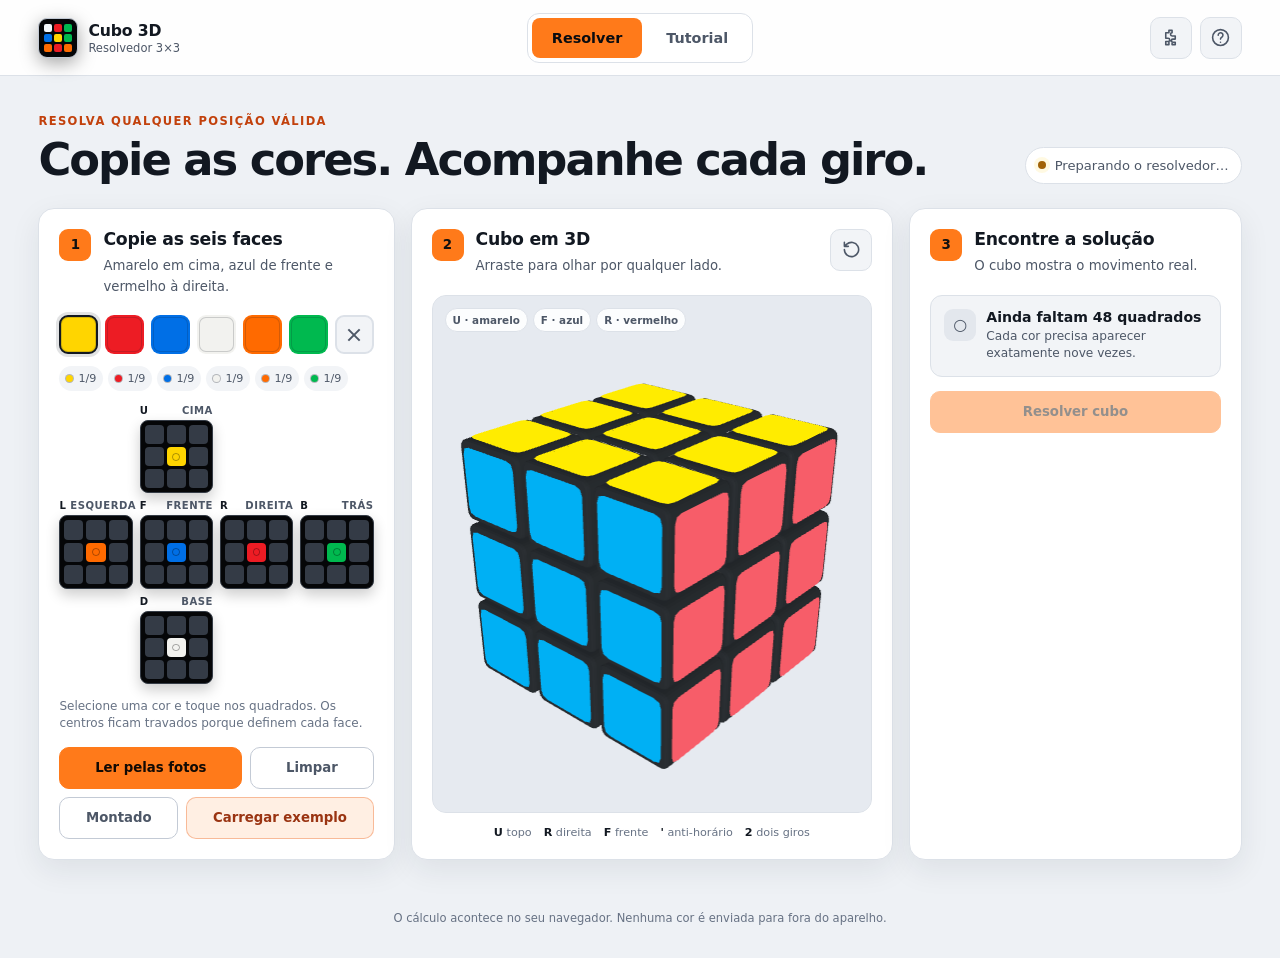
<file: index.html>
<!doctype html>
<html lang="pt-BR">
<head>
  <meta charset="utf-8">
  <meta name="viewport" content="width=device-width, initial-scale=1, viewport-fit=cover">
  <meta name="theme-color" content="#ffffff">
  <meta name="description" content="Resolvedor de cubo mágico 3x3 com entrada de cores, solução automática e movimentos animados em 3D.">
  <title>Cubo 3D — Resolva passo a passo</title>
  <meta name="application-name" content="Cubo 3D">
  <meta name="apple-mobile-web-app-capable" content="yes">
  <meta name="mobile-web-app-capable" content="yes">
  <meta name="apple-mobile-web-app-title" content="Cubo 3D">
  <meta name="apple-mobile-web-app-status-bar-style" content="default">
  <link rel="manifest" href="manifest.webmanifest">
  <link rel="icon" href="favicon.ico" sizes="16x16 32x32 48x48">
  <link rel="icon" type="image/svg+xml" href="icons/icon.svg">
  <link rel="icon" type="image/png" sizes="32x32" href="icons/favicon-32.png">
  <link rel="apple-touch-icon" href="icons/apple-touch-icon.png">
  <link rel="stylesheet" href="styles.css">
</head>
<body>
  <a class="skip-link" href="#main-content">Pular para o conteúdo</a>

  <header class="app-header">
    <a class="brand" href="#resolver" aria-label="Cubo 3D — início">
      <span class="brand-mark" aria-hidden="true">
        <i></i><i></i><i></i><i></i><i></i><i></i><i></i><i></i><i></i>
      </span>
      <span>
        <strong>Cubo 3D</strong>
        <small>Resolvedor 3×3</small>
      </span>
    </a>

    <nav class="tabs" role="tablist" aria-label="Seções do aplicativo">
      <button class="tab-button is-active" id="tab-resolver" type="button" role="tab" aria-selected="true" aria-controls="panel-resolver" data-tab="resolver">
        Resolver
      </button>
      <button class="tab-button" id="tab-tutorial" type="button" role="tab" aria-selected="false" aria-controls="panel-tutorial" data-tab="tutorial">
        Tutorial
      </button>
    </nav>

    <div class="header-actions">
    <a class="icon-button" href="logica/" aria-label="Jogos de lógica para crianças" title="Jogos de lógica">
      <svg aria-hidden="true" viewBox="0 0 24 24"><path d="M10 3h4v3a2 2 0 1 0 0 4v0h4v4h-3a2 2 0 1 0 0 4h3v3h-4v-3a2 2 0 1 0-4 0v3H6v-4h3a2 2 0 1 0 0-4H6V6h4V3Z"/></svg>
    </a>
    <button class="icon-button header-help" id="open-help" type="button" aria-label="Como preencher o cubo" title="Como preencher">
      <svg aria-hidden="true" viewBox="0 0 24 24"><path d="M9.1 9a3 3 0 1 1 4.8 2.4c-1 .75-1.9 1.25-1.9 2.6M12 18h.01M12 22a10 10 0 1 0 0-20 10 10 0 0 0 0 20Z"/></svg>
    </button>
    </div>
  </header>

  <main id="main-content">
    <section id="panel-resolver" role="tabpanel" aria-labelledby="tab-resolver">
      <div class="page-intro">
        <div>
          <p class="eyebrow">Resolva qualquer posição válida</p>
          <h1>Copie as cores. Acompanhe cada giro.</h1>
        </div>
        <div class="solver-readiness" id="solver-readiness" role="status" aria-live="polite">
          <span class="status-dot is-loading" aria-hidden="true"></span>
          <span>Preparando o resolvedor…</span>
        </div>
      </div>

      <div class="workspace">
        <section class="surface editor-panel" aria-labelledby="editor-title">
          <div class="panel-heading">
            <span class="step-number">1</span>
            <div>
              <h2 id="editor-title">Copie as seis faces</h2>
              <p>Amarelo em cima, azul de frente e vermelho à direita.</p>
            </div>
          </div>

          <div class="palette" id="color-palette" aria-label="Escolha uma cor"></div>

          <div class="color-counts" id="color-counts" aria-label="Quantidade preenchida de cada cor"></div>

          <div class="face-net" id="face-net" aria-label="Planificação editável do cubo"></div>

          <section class="fix-card" id="fix-card" role="status" aria-live="polite" hidden>
            <strong id="fix-title">Provável erro de leitura</strong>
            <p id="fix-text"></p>
            <ul class="fix-changes" id="fix-changes"></ul>
            <button class="button button-primary" id="fix-apply" type="button">Aplicar correção</button>
            <div class="fix-more">
              <button class="button button-ghost" id="fix-next" type="button">Outra sugestão</button>
              <span class="fix-retake" id="fix-retake"></span>
            </div>
          </section>

          <p class="editor-tip">
            Selecione uma cor e toque nos quadrados. Os centros ficam travados porque definem cada face.
          </p>

          <div class="button-row editor-actions">
            <button class="button button-primary" id="open-photo-reader" type="button">Ler pelas fotos</button>
            <button class="button button-ghost" id="clear-cube" type="button">Limpar</button>
            <button class="button button-ghost" id="solved-cube" type="button">Montado</button>
            <button class="button button-secondary" id="example-cube" type="button">Carregar exemplo</button>
          </div>
        </section>

        <section class="surface viewer-panel" aria-labelledby="viewer-title">
          <div class="panel-heading viewer-heading">
            <span class="step-number">2</span>
            <div>
              <h2 id="viewer-title">Cubo em 3D</h2>
              <p>Arraste para olhar por qualquer lado.</p>
            </div>
            <button class="icon-button" id="reset-camera" type="button" aria-label="Reposicionar câmera" title="Reposicionar câmera">
              <svg aria-hidden="true" viewBox="0 0 24 24"><path d="M3 12a9 9 0 1 0 3-6.7L3 8M3 3v5h5"/></svg>
            </button>
          </div>

          <div class="cube-stage" id="cube-stage">
            <div class="stage-orientation" aria-hidden="true">
              <span>U · amarelo</span>
              <span>F · azul</span>
              <span>R · vermelho</span>
            </div>
            <div class="cube-move-hud" id="cube-move-hud" role="status" aria-live="polite" hidden>
              <div class="cube-move-symbol" aria-hidden="true">
                <strong id="cube-move-code">R'</strong>
                <span class="cube-move-arrow-wrap">
                  <svg class="cube-move-arrow" id="cube-move-arrow" viewBox="0 0 48 48">
                    <path d="M38 25a14 14 0 1 1-4.2-10"/>
                    <path d="m27 13 8.5.8-.8 8.5"/>
                  </svg>
                  <span class="cube-move-degrees" id="cube-move-degrees">90°</span>
                </span>
              </div>
              <div class="cube-move-copy">
                <span id="cube-move-counter">Movimento 1 de 1</span>
                <strong id="cube-move-direction">Direita · anti-horário</strong>
                <small>Olhe diretamente para essa face</small>
              </div>
            </div>
            <div class="stage-tap-hints" aria-hidden="true">
              <span class="stage-tap is-prev" id="stage-tap-prev"><svg viewBox="0 0 24 24"><path d="m15 18-6-6 6-6"/></svg></span>
              <span class="stage-tap is-next" id="stage-tap-next"><svg viewBox="0 0 24 24"><path d="m9 18 6-6-6-6"/></svg></span>
            </div>
            <div class="webgl-fallback" id="webgl-fallback" hidden>
              Seu navegador não conseguiu abrir a visualização 3D.
            </div>
          </div>

          <div class="move-legend" aria-label="Legenda dos movimentos">
            <span><b>U</b> topo</span>
            <span><b>R</b> direita</span>
            <span><b>F</b> frente</span>
            <span><b>'</b> anti-horário</span>
            <span><b>2</b> dois giros</span>
          </div>
        </section>

        <section class="surface solution-panel" aria-labelledby="solution-title">
          <div class="panel-heading">
            <span class="step-number">3</span>
            <div>
              <h2 id="solution-title">Encontre a solução</h2>
              <p>O cubo mostra o movimento real.</p>
            </div>
          </div>

          <div class="validation-card is-neutral" id="validation-card" role="status" aria-live="polite">
            <span class="validation-icon" aria-hidden="true">○</span>
            <div>
              <strong id="validation-title">Preencha as cores</strong>
              <p id="validation-message">Cada cor precisa aparecer exatamente nove vezes.</p>
            </div>
          </div>

          <button class="button button-primary button-block" id="solve-button" type="button" disabled>
            Resolver cubo
          </button>

          <div class="playback" id="playback" hidden>
            <div class="current-move">
              <div>
                <span class="overline" id="move-counter">Movimento 1 de 1</span>
                <strong id="move-code">U</strong>
              </div>
              <p id="move-instruction">Gire o topo no sentido horário.</p>
            </div>

            <div class="progress-track" role="progressbar" id="solution-progress" aria-label="Progresso da solução" aria-valuemin="0" aria-valuemax="100" aria-valuenow="0">
              <span id="solution-progress-bar"></span>
            </div>

            <div class="playback-controls" aria-label="Controles da animação">
              <button class="icon-button" id="restart-solution" type="button" aria-label="Voltar ao início" title="Voltar ao início">
                <svg aria-hidden="true" viewBox="0 0 24 24"><path d="m11 17-5-5 5-5M18 17l-5-5 5-5"/></svg>
              </button>
              <button class="icon-button" id="previous-move" type="button" aria-label="Movimento anterior" title="Movimento anterior">
                <svg aria-hidden="true" viewBox="0 0 24 24"><path d="m15 18-6-6 6-6"/></svg>
              </button>
              <button class="icon-button play-button" id="play-solution" type="button" aria-label="Reproduzir solução" title="Reproduzir">
                <svg class="play-icon" aria-hidden="true" viewBox="0 0 24 24"><path d="m8 5 11 7-11 7V5Z"/></svg>
                <svg class="pause-icon" aria-hidden="true" viewBox="0 0 24 24"><path d="M9 5v14M15 5v14"/></svg>
              </button>
              <button class="icon-button" id="next-move" type="button" aria-label="Próximo movimento" title="Próximo movimento">
                <svg aria-hidden="true" viewBox="0 0 24 24"><path d="m9 18 6-6-6-6"/></svg>
              </button>
              <button class="icon-button" id="finish-solution" type="button" aria-label="Ir ao final" title="Ir ao final">
                <svg aria-hidden="true" viewBox="0 0 24 24"><path d="m6 17 5-5-5-5M13 17l5-5-5-5"/></svg>
              </button>
            </div>

            <label class="speed-control" for="animation-speed">
              <span>Velocidade</span>
              <select id="animation-speed">
                <option value="900">Lenta</option>
                <option value="560" selected>Normal</option>
                <option value="320">Rápida</option>
                <option value="170">Muito rápida</option>
              </select>
            </label>

            <div class="move-sequence-wrap">
              <span class="overline">Sequência completa</span>
              <div class="move-sequence" id="move-sequence"></div>
            </div>
          </div>
        </section>
      </div>
    </section>

    <section id="panel-tutorial" role="tabpanel" aria-labelledby="tab-tutorial" hidden>
      <div class="tutorial-hero">
        <div>
          <p class="eyebrow">Método iniciante</p>
          <h1>Aprenda a resolver sem o automático</h1>
          <p>Sete etapas, cinco sequências curtas e sempre uma camada de cada vez.</p>
        </div>
        <div class="tutorial-demo surface">
          <div class="tutorial-stage" id="tutorial-stage"></div>
          <div class="button-row tutorial-demo-actions">
            <button class="button button-ghost" id="tutorial-reset" type="button">Reiniciar 3D</button>
            <button class="button button-secondary" id="tutorial-demo-move" type="button" data-algorithm="R U R' U'">Ver movimento básico</button>
          </div>
        </div>
      </div>

      <div class="notation surface">
        <div>
          <p class="eyebrow">Antes de começar</p>
          <h2>Como ler as letras</h2>
          <p>Olhe diretamente para a face indicada. Letra sozinha gira ¼ de volta no sentido horário; <b>'</b> inverte o sentido; <b>2</b> gira duas vezes seguidas (meia-volta), em qualquer sentido.</p>
        </div>
        <div class="notation-grid">
          <span><b>U</b> topo</span><span><b>D</b> base</span><span><b>R</b> direita</span>
          <span><b>L</b> esquerda</span><span><b>F</b> frente</span><span><b>B</b> trás</span>
        </div>
      </div>

      <div class="tutorial-layout">
        <nav class="tutorial-index surface" aria-label="Etapas do tutorial">
          <p class="overline">Etapas</p>
          <a href="#passo-1"><span>1</span>Cruz branca</a>
          <a href="#passo-2"><span>2</span>Cantos brancos</a>
          <a href="#passo-3"><span>3</span>Camada do meio</a>
          <a href="#passo-4"><span>4</span>Cruz amarela</a>
          <a href="#passo-5"><span>5</span>Bordas amarelas</a>
          <a href="#passo-6"><span>6</span>Posicionar cantos</a>
          <a href="#passo-7"><span>7</span>Girar cantos</a>
        </nav>

        <div class="tutorial-steps">
          <article class="tutorial-step surface" id="passo-1">
            <span class="step-number">1</span>
            <div class="step-content">
              <p class="eyebrow">Primeira camada</p>
              <h2>Faça a cruz branca</h2>
              <p>Monte as quatro bordas brancas ao redor do centro branco. Confira também as laterais: a segunda cor de cada borda precisa coincidir com o centro daquela face.</p>
              <div class="goal-grid" aria-label="Representação de uma cruz branca">
                <i></i><i class="white"></i><i></i><i class="white"></i><i class="white"></i><i class="white"></i><i></i><i class="white"></i><i></i>
              </div>
              <p class="step-note">Este passo é intuitivo: leve uma borda por vez sem desmontar as já alinhadas.</p>
            </div>
          </article>

          <article class="tutorial-step surface" id="passo-2">
            <span class="step-number">2</span>
            <div class="step-content">
              <p class="eyebrow">Complete a face branca</p>
              <h2>Encaixe os quatro cantos</h2>
              <p>Mantenha o branco para baixo. Coloque o canto desejado acima do espaço correto, na posição frontal direita, e repita a sequência até encaixar.</p>
              <button class="algorithm" type="button" data-demo="R U R' U'"><code>R U R' U'</code><span>Animar no 3D</span></button>
              <p class="step-note">Se o canto já estiver em cima, mas errado, use a mesma sequência para retirá-lo e depois encaixe novamente.</p>
            </div>
          </article>

          <article class="tutorial-step surface" id="passo-3">
            <span class="step-number">3</span>
            <div class="step-content">
              <p class="eyebrow">Duas camadas</p>
              <h2>Resolva a camada do meio</h2>
              <p>Mantenha o branco para baixo. Procure no topo uma borda sem amarelo, alinhe sua cor frontal com o centro e veja se a outra cor precisa entrar à direita ou à esquerda.</p>
              <div class="algorithm-pair">
                <button class="algorithm" type="button" data-demo="U R U' R' U' F' U F"><small>Entra à direita</small><code>U R U' R' U' F' U F</code><span>Animar</span></button>
                <button class="algorithm" type="button" data-demo="U' L' U L U F U' F'"><small>Entra à esquerda</small><code>U' L' U L U F U' F'</code><span>Animar</span></button>
              </div>
            </div>
          </article>

          <article class="tutorial-step surface" id="passo-4">
            <span class="step-number">4</span>
            <div class="step-content">
              <p class="eyebrow">Última camada</p>
              <h2>Forme a cruz amarela</h2>
              <p>Com o amarelo para cima, você verá um ponto, um “L” ou uma linha. Repita a sequência até formar a cruz. Na linha, mantenha-a horizontal; no “L”, deixe as pontas para trás e para a esquerda.</p>
              <button class="algorithm" type="button" data-demo="F R U R' U' F'"><code>F R U R' U' F'</code><span>Animar no 3D</span></button>
            </div>
          </article>

          <article class="tutorial-step surface" id="passo-5">
            <span class="step-number">5</span>
            <div class="step-content">
              <p class="eyebrow">Alinhe as laterais</p>
              <h2>Posicione as bordas amarelas</h2>
              <p>A cruz está pronta, mas as cores laterais podem não coincidir com os centros. A sequência troca as bordas superiores da frente e da esquerda.</p>
              <button class="algorithm" type="button" data-demo="R U R' U R U2 R' U"><code>R U R' U R U2 R' U</code><span>Animar no 3D</span></button>
              <p class="step-note">Se as duas peças erradas estiverem em lados opostos, faça uma vez, reposicione e repita.</p>
            </div>
          </article>

          <article class="tutorial-step surface" id="passo-6">
            <span class="step-number">6</span>
            <div class="step-content">
              <p class="eyebrow">Lugar antes da orientação</p>
              <h2>Posicione os cantos amarelos</h2>
              <p>Um canto está no lugar correto quando possui as mesmas três cores dos centros ao redor, mesmo que o amarelo esteja virado para o lado. Mantenha um canto correto no alto, à frente e à direita.</p>
              <button class="algorithm" type="button" data-demo="U R U' L' U R' U' L"><code>U R U' L' U R' U' L</code><span>Animar no 3D</span></button>
              <p class="step-note">Se nenhum canto estiver no lugar, execute uma vez de qualquer posição e procure novamente.</p>
            </div>
          </article>

          <article class="tutorial-step surface" id="passo-7">
            <span class="step-number">7</span>
            <div class="step-content">
              <p class="eyebrow">Finalização</p>
              <h2>Gire os cantos amarelos</h2>
              <p>Coloque um canto errado no alto, à frente e à direita. Repita a sequência até o amarelo ficar para cima. Depois mova somente o topo para trazer o próximo canto.</p>
              <button class="algorithm" type="button" data-demo="R' D' R D R' D' R D"><code>R' D' R D</code><span>Ver duas repetições</span></button>
              <div class="warning-box">
                <strong>Não pare no meio.</strong>
                <p>O cubo parecerá bagunçado. Complete sempre o último <b>D</b>, não gire o cubo inteiro e continue até todos os cantos ficarem amarelos.</p>
              </div>
            </div>
          </article>
        </div>
      </div>
    </section>
  </main>

  <footer>
    <p>O cálculo acontece no seu navegador. Nenhuma cor é enviada para fora do aparelho.</p>
  </footer>

  <dialog id="help-dialog" aria-labelledby="help-title">
    <form method="dialog">
      <div class="dialog-header">
        <div>
          <p class="eyebrow">Entrada correta</p>
          <h2 id="help-title">Como copiar o seu cubo</h2>
        </div>
        <button class="icon-button" type="submit" aria-label="Fechar ajuda">
          <svg aria-hidden="true" viewBox="0 0 24 24"><path d="M6 6l12 12M18 6 6 18"/></svg>
        </button>
      </div>
      <ol class="help-steps">
        <li><span>1</span><p>Segure o cubo com o <b>centro amarelo para cima</b>, o <b>centro azul de frente</b> e o <b>vermelho à direita</b>.</p></li>
        <li><span>2</span><p>Selecione uma cor e pinte cada quadrado exatamente como aparece no cubo real.</p></li>
        <li><span>3</span><p>Ao trocar de face, vire o cubo inteiro sem girar nenhuma camada e preserve a orientação indicada na planificação.</p></li>
      </ol>
      <button class="button button-primary button-block" type="submit">Entendi</button>
    </form>
  </dialog>

  <dialog id="photo-dialog" class="photo-dialog" aria-labelledby="photo-title">
    <div class="photo-dialog-body">
      <div class="dialog-header">
        <div>
          <p class="eyebrow">Leitura automática</p>
          <h2 id="photo-title">Fotografe as seis faces</h2>
        </div>
        <button class="icon-button" id="photo-close" type="button" aria-label="Fechar leitura por fotos">
          <svg aria-hidden="true" viewBox="0 0 24 24"><path d="M6 6l12 12M18 6 6 18"/></svg>
        </button>
      </div>

      <section id="photo-capture-view" class="photo-capture-view">
        <div class="photo-progress-row">
          <div>
            <span class="photo-stage-label" id="photo-face-name">Face frontal</span>
            <span id="photo-progress">1 / 6</span>
          </div>
        </div>
        <div class="photo-progress-track" aria-hidden="true"><span id="photo-progress-bar"></span></div>

        <div class="photo-guidance" id="photo-instruction">
          <span><i class="photo-guide-dot" id="photo-center-dot"></i><b id="photo-center-label">AZUL</b> para a câmera</span>
          <span><i class="photo-guide-square" id="photo-top-square"></i><b id="photo-top-label">AMARELO</b> no topo</span>
          <span class="photo-steady"><i></i>Mantenha firme</span>
        </div>

        <input id="photo-input" type="file" accept="image/*" capture="environment" hidden>
        <div class="photo-camera-stage" id="photo-camera-stage">
          <video id="photo-video" autoplay muted playsinline aria-label="Imagem ao vivo da câmera"></video>
          <canvas id="photo-canvas" hidden aria-label="Imagem capturada da face do cubo"></canvas>
          <div class="photo-camera-placeholder" id="photo-camera-placeholder">
            <svg aria-hidden="true" viewBox="0 0 64 64"><path d="M18 22l5-7h18l5 7h7a5 5 0 0 1 5 5v22a5 5 0 0 1-5 5H11a5 5 0 0 1-5-5V27a5 5 0 0 1 5-5h7Zm14 25a10 10 0 1 0 0-20 10 10 0 0 0 0 20Z"/></svg>
            <p id="photo-camera-message">Abrindo a câmera…</p>
            <button class="button button-secondary" id="photo-take" type="button">Escolher foto</button>
          </div>
          <div class="photo-face-guide" aria-hidden="true">
            <span class="corner corner-tl"></span><span class="corner corner-tr"></span>
            <span class="corner corner-br"></span><span class="corner corner-bl"></span>
            <i class="guide-v guide-v1"></i><i class="guide-v guide-v2"></i>
            <i class="guide-h guide-h1"></i><i class="guide-h guide-h2"></i>
          </div>
          <div class="photo-detected-grid" id="photo-detected-grid" hidden aria-label="Nove cores detectadas"></div>
        </div>

        <div class="photo-face-rail" id="photo-face-rail" aria-label="Progresso das seis faces"></div>

        <div class="photo-scan-controls">
          <button class="photo-side-action" id="photo-back" type="button" disabled>
            <svg aria-hidden="true" viewBox="0 0 24 24"><path d="M3 12a9 9 0 1 0 3-6.7L3 8M3 3v5h5"/></svg>
            <span>Voltar</span>
          </button>
          <button class="photo-shutter" id="photo-scan" type="button" disabled aria-label="Escanear face">
            <span></span>
          </button>
          <button class="photo-side-action" id="photo-manual" type="button">
            <svg aria-hidden="true" viewBox="0 0 24 24"><path d="M4 5h16v14H4zM8 9h2m4 0h2m-8 4h2m4 0h2"/></svg>
            <span>Manual</span>
          </button>
        </div>

        <p class="photo-scan-caption" id="photo-corner-help">Encaixe os nove quadrados dentro da grade.</p>

        <div class="button-row photo-confirm-actions" id="photo-confirm-actions" hidden>
          <button class="button button-ghost" id="photo-retake" type="button">Refazer</button>
          <button class="button button-primary" id="photo-confirm-face" type="button">Confirmar face</button>
        </div>
        <p class="photo-privacy">As fotos são analisadas somente no seu aparelho e não são enviadas nem salvas.</p>
      </section>

      <section id="photo-review-view" class="photo-review-view" hidden>
        <div class="photo-review-heading">
          <div>
            <h3>Confira antes de usar</h3>
            <p id="photo-review-summary">Toque em usar e corrija qualquer quadrado diretamente na planificação.</p>
          </div>
        </div>
        <div class="photo-review-grid" id="photo-review-grid"></div>
        <div class="button-row photo-review-actions">
          <button class="button button-ghost" id="photo-restart" type="button">Refazer fotos</button>
          <button class="button button-primary" id="photo-apply" type="button">Usar cores reconhecidas</button>
        </div>
      </section>
    </div>
  </dialog>

  <div class="toast-region" id="toast-region" aria-live="polite" aria-atomic="true"></div>

  <script src="no-zoom.js"></script>
  <script src="vendor/three/three.min.js"></script>
  <script src="vendor/three/OrbitControls.js"></script>
  <script src="vendor/cubejs/cube.js"></script>
  <script src="vendor/cubejs/solve.js"></script>
  <script src="vendor/cubejs/async.js"></script>
  <script src="cube3d.js"></script>
  <script src="app.js"></script>
</body>
</html>
</file>
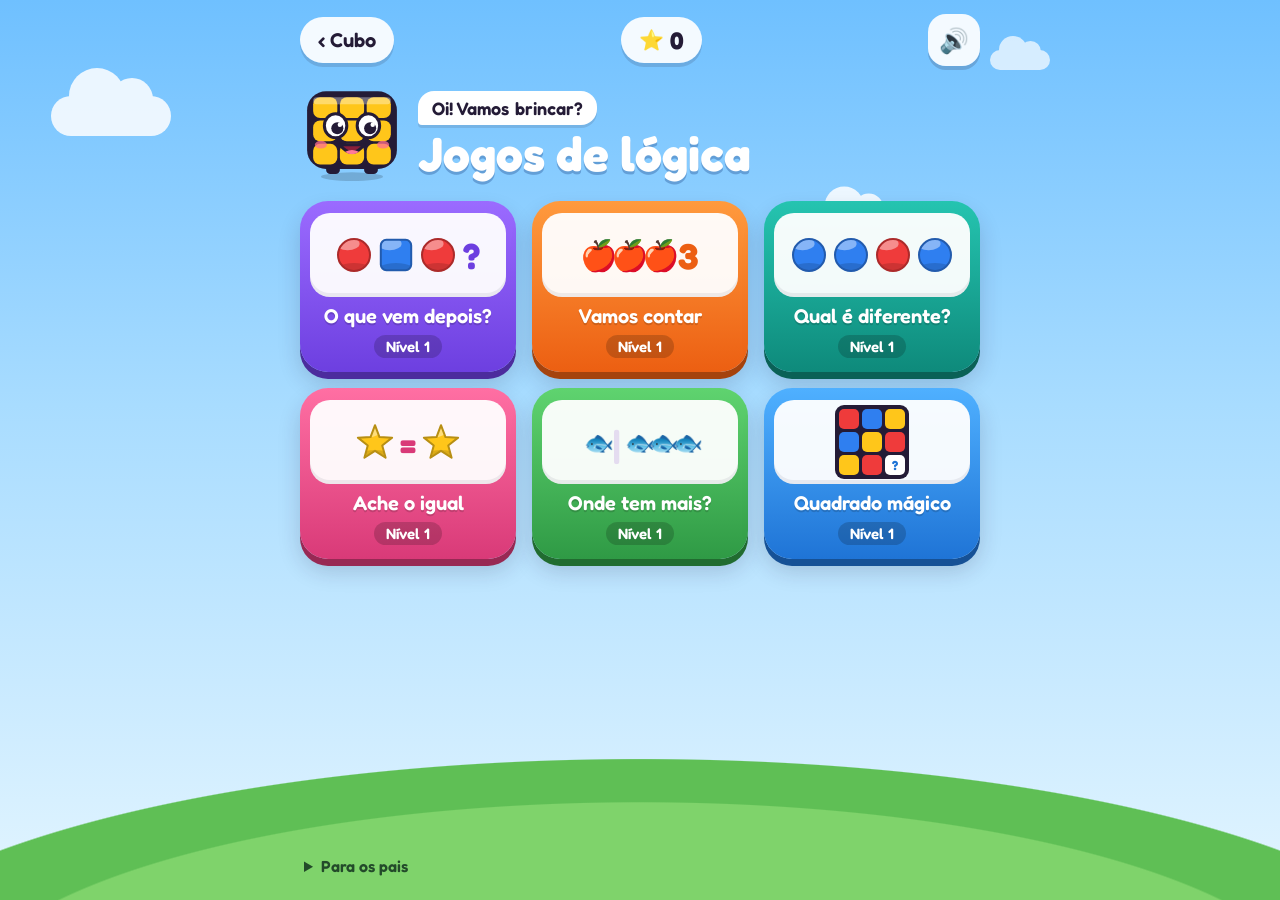
<file: logica/index.html>
<!doctype html>
<html lang="pt-BR">
<head>
  <meta charset="utf-8">
  <meta name="viewport" content="width=device-width, initial-scale=1, viewport-fit=cover">
  <meta name="theme-color" content="#7cc8ff">
  <meta name="description" content="Jogos de lógica para crianças pequenas: sequências, contagem, diferenças, pares e quadrado mágico, com instruções faladas.">
  <title>Jogos de Lógica</title>
  <meta name="apple-mobile-web-app-capable" content="yes">
  <meta name="mobile-web-app-capable" content="yes">
  <link rel="manifest" href="../manifest.webmanifest">
  <link rel="icon" href="../favicon.ico" sizes="16x16 32x32 48x48">
  <link rel="icon" type="image/svg+xml" href="../icons/icon.svg">
  <link rel="apple-touch-icon" href="../icons/apple-touch-icon.png">
  <link rel="preload" href="fredoka.woff2" as="font" type="font/woff2" crossorigin>
  <link rel="stylesheet" href="logica.css">
</head>
<body>
  <!-- Início: escolha do jogo -->
  <section class="screen" id="screen-home">
    <div class="sky" aria-hidden="true"><i class="cloud c1"></i><i class="cloud c2"></i><i class="cloud c3"></i></div>

    <header class="topbar">
      <a class="chip" href="../" aria-label="Voltar para o Cubo 3D">‹ Cubo</a>
      <div class="chip star-total" aria-label="Estrelas ganhas"><span aria-hidden="true">⭐</span><b id="star-total">0</b></div>
      <button class="round-btn" id="sound-toggle" type="button" aria-label="Som ligado" aria-pressed="true">🔊</button>
    </header>

    <div class="hero">
      <div class="mascot mascot-slot is-wave" aria-hidden="true"></div>
      <div class="hero-text">
        <p class="hero-hello">Oi! Vamos brincar?</p>
        <h1>Jogos de lógica</h1>
      </div>
    </div>

    <div class="game-grid" id="game-grid"></div>

    <details class="parents">
      <summary>Para os pais</summary>
      <p>Cada jogo tem 10 níveis. Uma rodada tem poucas perguntas; com 2 ou 3 estrelas a criança sobe de nível, com 1 estrela repete o mesmo nível. Errar não tira nada: a opção errada some e ela tenta de novo.</p>
      <p>As instruções são faladas pela voz do aparelho. Durante o jogo, toque no cubinho ou no balão para ouvir de novo. Se não houver voz em português instalada, o texto continua na tela para você ler junto.</p>
      <p>O progresso fica salvo só neste aparelho.</p>
      <button class="text-btn" id="reset-progress" type="button">Zerar progresso</button>
    </details>
  </section>

  <!-- Jogo -->
  <section class="screen themed" id="screen-play" hidden>
    <header class="topbar">
      <button class="round-btn" id="go-home" type="button" aria-label="Voltar para os jogos">
        <svg viewBox="0 0 24 24" aria-hidden="true"><path d="M4 11.5 12 4l8 7.5M6.5 9.5V20h11V9.5"/></svg>
      </button>
      <div class="progress" id="dots" aria-hidden="true"></div>
      <button class="round-btn" id="repeat-prompt" type="button" aria-label="Ouvir de novo">
        <svg viewBox="0 0 24 24" aria-hidden="true"><path d="M4 9.5v5h3.5L12 18.5v-13L7.5 9.5H4ZM15.5 9a4 4 0 0 1 0 6M18 6.5a7.5 7.5 0 0 1 0 11"/></svg>
      </button>
    </header>

    <div class="speech">
      <button class="mascot mascot-slot" id="mascot" type="button" aria-label="Ouvir de novo"></button>
      <div class="bubble"><p class="prompt" id="prompt" aria-live="polite"></p></div>
    </div>

    <div class="stage" id="stage"></div>
    <div class="options" id="options"></div>
  </section>

  <!-- Fim da rodada -->
  <section class="screen themed" id="screen-end" hidden>
    <div class="confetti" id="confetti" aria-hidden="true"></div>
    <div class="end-box">
      <div class="mascot mascot-slot is-cheer" aria-hidden="true"></div>
      <p class="end-title" id="end-title">Parabéns!</p>
      <div class="end-stars" id="end-stars" aria-live="polite"></div>
      <p class="end-level" id="end-level"></p>
      <button class="big-btn" id="play-again" type="button">Jogar de novo</button>
      <button class="big-btn is-light" id="end-home" type="button">Outros jogos</button>
    </div>
  </section>

  <script src="../no-zoom.js"></script>
  <script src="logica.js"></script>
</body>
</html>
</file>
<file: styles.css>
:root,
.photo-dialog {
  color-scheme: dark;
  --bg: #080a0d;
  --bg-raised: #0e1116;
  --surface: #13171d;
  --surface-2: #191e26;
  --surface-3: #202731;
  --text: #f3f5f7;
  --muted: #9ca6b5;
  --faint: #6f7887;
  --line: #2a313c;
  --line-strong: #3a4452;
  --accent: #ff7a1a;
  --accent-hover: #ff8b38;
  --accent-soft: rgba(255, 122, 26, .14);
  --success: #39d98a;
  --danger: #ff6171;
  --warning: #facc15;
  --cube-white: #f4f7fb;
  --cube-yellow: #ffd500;
  --cube-red: #ed1c24;
  --cube-orange: #ff6a00;
  --cube-green: #00b94f;
  --cube-blue: #006fe6;
  --cube-empty: #343b46;
  --radius: 16px;
  --radius-sm: 10px;
  --shadow: 0 18px 50px rgba(0, 0, 0, .26);
  --accent-text: var(--accent);
  --header-bg: rgba(8, 10, 13, .92);
  --overlay-bg: rgba(19, 23, 29, .97);
  --surface-bg: rgba(19, 23, 29, .96);
  --stage-bg: #0b0e12;
  --hud-bg: rgba(5, 7, 10, .9);
  --chip-bg: rgba(5, 6, 8, .72);
  --float-shadow: 0 12px 34px rgba(0, 0, 0, .58);
  font-family: Inter, ui-sans-serif, system-ui, -apple-system, BlinkMacSystemFont, "Segoe UI", sans-serif;
  font-size: 16px;
}

/* O app é claro. O bloco acima guarda as cores escuras da tela da câmera,
   que continua escura para não atrapalhar a imagem ao vivo. */
:root {
  color-scheme: light;
  --bg: #eef1f5;
  --bg-raised: #ffffff;
  --surface: #ffffff;
  --surface-2: #f2f4f7;
  --surface-3: #e3e7ed;
  --text: #121821;
  --muted: #4d5767;
  --faint: #677284;
  --line: #dce1e8;
  --line-strong: #c3cad5;
  --accent-text: #c2410c;
  --accent-soft: rgba(255, 122, 26, .12);
  --success: #15803d;
  --danger: #c8233a;
  --warning: #a16207;
  --shadow: 0 10px 30px rgba(24, 34, 52, .08);
  --header-bg: rgba(255, 255, 255, .9);
  --overlay-bg: rgba(255, 255, 255, .97);
  --surface-bg: #ffffff;
  --stage-bg: #e6eaf0;
  --hud-bg: rgba(255, 255, 255, .95);
  --chip-bg: rgba(255, 255, 255, .88);
  --float-shadow: 0 10px 30px rgba(24, 34, 52, .16);
}

:root .button:hover:not(:disabled) { border-color: #97a2b1; }
:root .button-secondary { color: #9a3412; border-color: rgba(234, 88, 12, .35); }
:root .move-chip.is-done { color: #9a3412; }
:root .algorithm code { color: #9a3412; }
:root .step-note { color: var(--muted); }
:root .stage-orientation span { color: var(--muted); border-color: var(--line); }
:root .cube-move-symbol { border-right-color: var(--line); }
:root .cube-move-arrow { stroke: var(--text); }
:root .current-move > div { background: var(--bg-raised); }
:root .algorithm { background: var(--surface-2); }
:root .toast { background: var(--bg-raised); }
:root dialog::backdrop { background: rgba(18, 24, 33, .45); }
:root dialog { box-shadow: 0 28px 80px rgba(24, 34, 52, .25); }
/* Contorno para o branco não sumir no fundo claro. */
:root .color-swatch:not([data-color="X"]) { box-shadow: inset 0 0 0 1px rgba(18, 24, 33, .18); }
:root .color-swatch.is-selected { box-shadow: inset 0 0 0 1px rgba(18, 24, 33, .18), 0 0 0 3px rgba(18, 24, 33, .12); }
:root .color-count::before { box-shadow: 0 0 0 1px rgba(18, 24, 33, .28); }
/* A câmera segue escura: desfaz os ajustes claros dentro dela. */
:root .photo-dialog .button-secondary { color: #ffd8bc; border-color: rgba(255, 122, 26, .3); }
:root .photo-dialog .button:hover:not(:disabled) { border-color: #515d6d; }

* {
  box-sizing: border-box;
}

html {
  scroll-behavior: smooth;
  background: var(--bg);
  /* Sem zoom por toque duplo (tocar rápido em "›" ampliava a página).
     O zoom de pinça continua funcionando. */
  touch-action: manipulation;
  -webkit-text-size-adjust: 100%;
  text-size-adjust: 100%;
}

body {
  min-width: 320px;
  min-height: 100vh;
  margin: 0;
  color: var(--text);
  background: var(--bg);
}

[hidden] {
  display: none !important;
}

button,
select {
  font: inherit;
}

button,
a,
select {
  -webkit-tap-highlight-color: transparent;
  touch-action: manipulation;
}

button:focus-visible,
a:focus-visible,
select:focus-visible {
  outline: 3px solid rgba(255, 122, 26, .52);
  outline-offset: 3px;
}

button:disabled {
  cursor: not-allowed;
  opacity: .45;
}

a {
  color: inherit;
}

h1,
h2,
h3,
p {
  margin-top: 0;
}

h1 {
  margin-bottom: 0;
  font-size: clamp(1.75rem, 3.5vw, 3.1rem);
  line-height: 1.04;
  letter-spacing: -.045em;
}

h2 {
  margin-bottom: .35rem;
  font-size: 1.08rem;
  line-height: 1.25;
  letter-spacing: -.015em;
}

p {
  color: var(--muted);
  line-height: 1.55;
}

.skip-link {
  position: fixed;
  z-index: 100;
  top: 8px;
  left: 8px;
  transform: translateY(-150%);
  padding: 10px 14px;
  color: #111;
  background: var(--accent);
  border-radius: 8px;
}

.skip-link:focus {
  transform: translateY(0);
}

.app-header {
  position: sticky;
  z-index: 30;
  top: 0;
  display: grid;
  grid-template-columns: 1fr auto 1fr;
  align-items: center;
  min-height: 76px;
  padding: 12px clamp(16px, 3vw, 44px);
  padding-top: max(12px, env(safe-area-inset-top));
  border-bottom: 1px solid var(--line);
}

/* O desfoque fica num pseudo-elemento: backdrop-filter no próprio cabeçalho
   transformaria-o no bloco de contenção das abas fixas no celular. */
.app-header::before {
  position: absolute;
  z-index: -1;
  inset: 0;
  content: "";
  background: var(--header-bg);
  backdrop-filter: blur(18px);
  -webkit-backdrop-filter: blur(18px);
}

.brand {
  display: inline-flex;
  align-items: center;
  justify-self: start;
  gap: 10px;
  text-decoration: none;
}

.brand > span:last-child {
  display: grid;
  gap: 1px;
}

.brand strong {
  font-size: .98rem;
  letter-spacing: -.01em;
}

.brand small {
  color: var(--muted);
  font-size: .72rem;
}

.brand-mark {
  display: grid;
  grid-template-columns: repeat(3, 8px);
  gap: 2px;
  padding: 5px;
  background: #050608;
  border: 1px solid var(--line-strong);
  border-radius: 9px;
  box-shadow: 0 5px 18px rgba(0, 0, 0, .35);
}

.brand-mark i {
  width: 8px;
  height: 8px;
  border-radius: 2px;
  background: var(--cube-white);
}

.brand-mark i:nth-child(2),
.brand-mark i:nth-child(8) { background: var(--cube-red); }
.brand-mark i:nth-child(3),
.brand-mark i:nth-child(6) { background: var(--cube-green); }
.brand-mark i:nth-child(4) { background: var(--cube-blue); }
.brand-mark i:nth-child(5) { background: var(--cube-yellow); }
.brand-mark i:nth-child(7),
.brand-mark i:nth-child(9) { background: var(--cube-orange); }

.tabs {
  display: flex;
  align-items: center;
  gap: 4px;
  padding: 4px;
  background: var(--surface);
  border: 1px solid var(--line);
  border-radius: 12px;
}

.tab-button {
  min-height: 40px;
  padding: 0 20px;
  color: var(--muted);
  background: transparent;
  border: 0;
  border-radius: 8px;
  cursor: pointer;
  font-size: .9rem;
  font-weight: 700;
}

.tab-button:hover {
  color: var(--text);
}

.tab-button.is-active {
  color: #0a0c10;
  background: var(--accent);
}

.header-actions {
  display: flex;
  gap: 8px;
  justify-self: end;
}

main {
  width: min(1760px, 100%);
  margin: 0 auto;
  padding: clamp(20px, 3vw, 42px);
}

.page-intro,
.tutorial-hero {
  display: flex;
  align-items: flex-end;
  justify-content: space-between;
  gap: 24px;
  margin-bottom: 24px;
}

.eyebrow,
.overline {
  margin-bottom: 8px;
  color: var(--accent-text);
  font-size: .72rem;
  font-weight: 800;
  letter-spacing: .12em;
  line-height: 1.3;
  text-transform: uppercase;
}

.solver-readiness {
  display: inline-flex;
  align-items: center;
  gap: 9px;
  padding: 10px 12px;
  color: var(--muted);
  background: var(--surface);
  border: 1px solid var(--line);
  border-radius: 999px;
  font-size: .82rem;
  white-space: nowrap;
}

.status-dot {
  width: 8px;
  height: 8px;
  background: var(--success);
  border-radius: 50%;
  box-shadow: 0 0 0 4px rgba(57, 217, 138, .12);
}

.status-dot.is-loading {
  background: var(--warning);
  box-shadow: 0 0 0 4px rgba(250, 204, 21, .12);
  animation: pulse 1.2s ease-in-out infinite;
}

.status-dot.is-error {
  background: var(--danger);
  box-shadow: 0 0 0 4px rgba(255, 97, 113, .12);
}

@keyframes pulse {
  50% { opacity: .35; }
}

.workspace {
  display: grid;
  grid-template-columns: minmax(330px, .9fr) minmax(390px, 1.22fr) minmax(310px, .84fr);
  gap: 16px;
  align-items: stretch;
}

.surface {
  background: var(--surface-bg);
  border: 1px solid var(--line);
  border-radius: var(--radius);
  box-shadow: var(--shadow);
}

.editor-panel,
.viewer-panel,
.solution-panel {
  min-width: 0;
  padding: 20px;
}

.viewer-panel {
  display: flex;
  flex-direction: column;
}

.panel-heading {
  display: flex;
  align-items: flex-start;
  gap: 12px;
  margin-bottom: 18px;
}

.panel-heading > div {
  min-width: 0;
}

.panel-heading p {
  margin-bottom: 0;
  font-size: .83rem;
}

.step-number {
  display: inline-grid;
  place-items: center;
  flex: 0 0 auto;
  width: 32px;
  height: 32px;
  color: #111;
  background: var(--accent);
  border-radius: 9px;
  font-size: .84rem;
  font-weight: 900;
}

.viewer-heading .icon-button {
  margin-left: auto;
}

.icon-button {
  display: inline-grid;
  place-items: center;
  flex: 0 0 auto;
  width: 42px;
  height: 42px;
  padding: 0;
  color: var(--muted);
  background: var(--surface-2);
  border: 1px solid var(--line);
  border-radius: 10px;
  cursor: pointer;
  transition: color .18s ease, background .18s ease, border-color .18s ease, transform .18s ease;
}

.icon-button:hover:not(:disabled) {
  color: var(--text);
  background: var(--surface-3);
  border-color: var(--line-strong);
}

.icon-button:active:not(:disabled),
.button:active:not(:disabled) {
  transform: translateY(1px);
}

.icon-button svg {
  width: 19px;
  height: 19px;
  fill: none;
  stroke: currentColor;
  stroke-width: 2;
  stroke-linecap: round;
  stroke-linejoin: round;
}

.palette {
  display: grid;
  grid-template-columns: repeat(7, minmax(34px, 1fr));
  gap: 7px;
  margin-bottom: 12px;
}

.color-swatch {
  position: relative;
  display: grid;
  place-items: center;
  aspect-ratio: 1;
  min-height: 38px;
  padding: 0;
  background: var(--swatch);
  border: 2px solid transparent;
  border-radius: 9px;
  cursor: pointer;
}

.color-swatch[data-color="X"] {
  color: var(--muted);
  background: var(--surface-2);
  border-color: var(--line);
}

.color-swatch[data-color="X"]::before,
.color-swatch[data-color="X"]::after {
  position: absolute;
  width: 16px;
  height: 2px;
  background: currentColor;
  content: "";
}

.color-swatch[data-color="X"]::before { transform: rotate(45deg); }
.color-swatch[data-color="X"]::after { transform: rotate(-45deg); }

.color-swatch.is-selected {
  border-color: var(--text);
  box-shadow: 0 0 0 3px rgba(255, 255, 255, .14);
}

.color-counts {
  display: flex;
  flex-wrap: wrap;
  gap: 5px;
  min-height: 25px;
  margin-bottom: 14px;
}

.color-count {
  display: inline-flex;
  align-items: center;
  gap: 5px;
  padding: 4px 7px;
  color: var(--muted);
  background: var(--surface-2);
  border-radius: 999px;
  font-size: .7rem;
  font-variant-numeric: tabular-nums;
}

.color-count::before {
  width: 7px;
  height: 7px;
  background: var(--swatch);
  border-radius: 50%;
  content: "";
}

.color-count.is-complete {
  color: var(--text);
}

.color-count.is-over {
  color: var(--danger);
}

.face-net {
  display: grid;
  grid-template-columns: repeat(4, minmax(58px, 1fr));
  grid-template-rows: repeat(3, auto);
  gap: 7px;
  width: 100%;
  max-width: 440px;
  margin: 0 auto 14px;
}

.face-card {
  min-width: 0;
}

.face-card[data-face="U"] { grid-column: 2; grid-row: 1; }
.face-card[data-face="L"] { grid-column: 1; grid-row: 2; }
.face-card[data-face="F"] { grid-column: 2; grid-row: 2; }
.face-card[data-face="R"] { grid-column: 3; grid-row: 2; }
.face-card[data-face="B"] { grid-column: 4; grid-row: 2; }
.face-card[data-face="D"] { grid-column: 2; grid-row: 3; }

.face-label {
  display: flex;
  align-items: center;
  justify-content: space-between;
  gap: 4px;
  margin-bottom: 4px;
  color: var(--muted);
  font-size: .63rem;
  font-weight: 800;
  letter-spacing: .05em;
  text-transform: uppercase;
}

.face-label b {
  color: var(--text);
}

.face-grid {
  display: grid;
  grid-template-columns: repeat(3, 1fr);
  gap: 3px;
  padding: 4px;
  background: #050608;
  border: 1px solid #353c46;
  border-radius: 8px;
  box-shadow: 0 6px 14px rgba(0, 0, 0, .2);
}

.sticker-button {
  position: relative;
  aspect-ratio: 1;
  min-width: 0;
  padding: 0;
  background: var(--sticker, var(--cube-empty));
  border: 0;
  border-radius: 4px;
  cursor: crosshair;
  transition: filter .12s ease, transform .12s ease;
}

.sticker-button:hover:not(:disabled) {
  filter: brightness(1.15);
  transform: scale(.92);
}

.sticker-button:disabled {
  cursor: default;
  opacity: 1;
}

.sticker-button.is-center::after {
  position: absolute;
  inset: 30%;
  border: 1px solid rgba(0, 0, 0, .32);
  border-radius: 50%;
  content: "";
}

/* Diagnóstico: vermelho = peça impossível; laranja = quadrado da correção sugerida. */
.sticker-button.is-suspect {
  outline: 3px solid var(--danger);
  outline-offset: 1px;
  z-index: 1;
}

.sticker-button.is-fix {
  outline: 3px solid var(--accent);
  outline-offset: 1px;
  z-index: 2;
  animation: fix-pulse 1.2s ease-in-out infinite;
}

@keyframes fix-pulse {
  50% { outline-offset: 3px; }
}

.fix-card {
  display: grid;
  gap: 8px;
  margin-bottom: 14px;
  padding: 14px;
  background: rgba(255, 122, 26, .07);
  border: 1px solid rgba(234, 88, 12, .4);
  border-radius: 12px;
}

.fix-card strong {
  font-size: .9rem;
}

.fix-card p {
  margin: 0;
  font-size: .8rem;
  line-height: 1.45;
}

.fix-changes {
  display: grid;
  gap: 6px;
  margin: 0;
  padding: 0;
  list-style: none;
  font-size: .8rem;
}

.fix-changes:empty {
  display: none;
}

.fix-changes li {
  display: flex;
  flex-wrap: wrap;
  align-items: center;
  gap: 6px;
  color: var(--muted);
}

.fix-changes b {
  color: var(--text);
}

.fix-dot {
  width: 14px;
  height: 14px;
  background: var(--from);
  border-radius: 4px;
  box-shadow: inset 0 0 0 1px rgba(18, 24, 33, .25);
}

.fix-more {
  display: flex;
  flex-wrap: wrap;
  gap: 6px;
}

.fix-retake {
  display: contents;
}

.fix-more .button {
  flex: 1 1 40%;
  min-height: 36px;
  padding: 0 10px;
  font-size: .76rem;
}

.fix-more:has(> .button[hidden]):has(> .fix-retake:empty) {
  display: none;
}

#face-net {
  scroll-margin-top: calc(84px + env(safe-area-inset-top));
}

.editor-tip {
  margin-bottom: 14px;
  color: var(--faint);
  font-size: .75rem;
  line-height: 1.45;
}

.button-row {
  display: flex;
  flex-wrap: wrap;
  gap: 8px;
}

.button {
  min-height: 42px;
  padding: 0 15px;
  color: var(--text);
  background: var(--surface-2);
  border: 1px solid var(--line-strong);
  border-radius: 10px;
  cursor: pointer;
  font-size: .83rem;
  font-weight: 800;
  transition: background .18s ease, border-color .18s ease, transform .18s ease;
}

.button:hover:not(:disabled) {
  background: var(--surface-3);
  border-color: #515d6d;
}

.button-primary {
  color: #120a04;
  background: var(--accent);
  border-color: var(--accent);
}

.button-primary:hover:not(:disabled) {
  background: var(--accent-hover);
  border-color: var(--accent-hover);
}

.button-secondary {
  color: #ffd8bc;
  background: var(--accent-soft);
  border-color: rgba(255, 122, 26, .3);
}

.button-ghost {
  color: var(--muted);
  background: transparent;
}

.button-block {
  width: 100%;
}

.editor-actions .button {
  flex: 1 1 auto;
}

.cube-stage,
.tutorial-stage {
  position: relative;
  flex: 1 1 auto;
  min-height: 510px;
  overflow: hidden;
  background: var(--stage-bg);
  border: 1px solid var(--line);
  border-radius: 14px;
  touch-action: none;
}

.cube-stage canvas,
.tutorial-stage canvas {
  display: block;
  width: 100%;
  height: 100%;
  touch-action: none;
  -webkit-touch-callout: none;
  -webkit-user-select: none;
  user-select: none;
}

.stage-orientation {
  position: absolute;
  z-index: 2;
  top: 12px;
  left: 12px;
  display: flex;
  flex-wrap: wrap;
  gap: 5px;
  pointer-events: none;
}

.stage-orientation span {
  padding: 5px 7px;
  color: #c4ccd7;
  background: var(--chip-bg);
  border: 1px solid rgba(255, 255, 255, .1);
  border-radius: 999px;
  font-size: .65rem;
  font-weight: 700;
  backdrop-filter: blur(8px);
}

/* Setas discretas nas bordas: mostram que tocar no cubo avança ou volta. */
.stage-tap-hints {
  display: none;
}

body.has-solution .stage-tap-hints {
  position: absolute;
  z-index: 2;
  inset: 0;
  display: block;
  pointer-events: none;
}

.stage-tap {
  position: absolute;
  top: 42%;
  display: grid;
  width: 34px;
  height: 34px;
  place-items: center;
  color: var(--text);
  background: var(--chip-bg);
  border: 1px solid var(--line);
  border-radius: 50%;
  opacity: .6;
  transform: translateY(-50%);
}

.stage-tap.is-prev { left: 10px; }
.stage-tap.is-next { right: 10px; }

body.is-solution-complete .stage-tap.is-next {
  display: none;
}

.stage-tap svg {
  width: 18px;
  height: 18px;
  fill: none;
  stroke: currentColor;
  stroke-width: 2.4;
  stroke-linecap: round;
  stroke-linejoin: round;
}

.stage-tap.is-flash {
  animation: tap-flash .45s ease;
}

@keyframes tap-flash {
  30% {
    color: #0a0c10;
    background: var(--accent);
    border-color: var(--accent);
    opacity: 1;
    transform: translateY(-50%) scale(1.15);
  }
}

.cube-move-hud {
  position: absolute;
  z-index: 3;
  right: 12px;
  bottom: 12px;
  left: 12px;
  display: flex;
  align-items: center;
  gap: 12px;
  max-width: 410px;
  padding: 10px 12px;
  color: var(--text);
  background: var(--hud-bg);
  border: 1px solid rgba(255, 122, 26, .48);
  border-radius: 13px;
  box-shadow: 0 12px 30px rgba(0, 0, 0, .34);
  backdrop-filter: blur(10px);
  pointer-events: none;
}

.cube-move-symbol {
  display: flex;
  flex: 0 0 auto;
  align-items: center;
  gap: 4px;
  min-width: 104px;
  padding-right: 10px;
  border-right: 1px solid rgba(255, 255, 255, .12);
}

.cube-move-symbol > strong {
  min-width: 43px;
  color: var(--accent-text);
  font-size: 1.72rem;
  line-height: 1;
  text-align: center;
}

.cube-move-arrow-wrap {
  display: flex;
  flex-direction: column;
  width: 42px;
  height: 46px;
  align-items: center;
  justify-content: center;
  gap: 1px;
}

.cube-move-arrow {
  width: 29px;
  height: 29px;
  flex: 0 0 29px;
  fill: none;
  stroke: #fff;
  stroke-width: 4;
  stroke-linecap: round;
  stroke-linejoin: round;
  transition: transform .2s ease;
}

.cube-move-arrow.is-prime {
  transform: scaleX(-1);
}

.cube-move-arrow.is-half {
  opacity: .82;
}

/* A cada giro da meia-volta, a seta dá um pulso para marcar a contagem. */
.cube-move-hud.is-step-1 .cube-move-arrow,
.cube-move-hud.is-step-2 .cube-move-arrow {
  animation: half-step .5s ease;
}

@keyframes half-step {
  40% {
    stroke: var(--accent);
    transform: rotate(90deg) scale(1.12);
  }
}

.cube-move-degrees {
  display: block;
  min-width: 29px;
  padding: 1px 4px;
  color: #090b0e;
  background: var(--accent);
  border-radius: 4px;
  font-size: .5rem;
  font-weight: 900;
  line-height: 1.2;
  text-align: center;
}

.cube-move-copy {
  display: grid;
  min-width: 0;
  gap: 1px;
}

.cube-move-copy > span {
  color: var(--faint);
  font-size: .58rem;
  font-weight: 800;
  letter-spacing: .08em;
  text-transform: uppercase;
}

.cube-move-copy > strong {
  overflow: hidden;
  font-size: .85rem;
  line-height: 1.28;
  text-overflow: ellipsis;
  white-space: nowrap;
}

.cube-move-copy > small {
  color: var(--muted);
  font-size: .64rem;
  line-height: 1.3;
}

.webgl-fallback {
  position: absolute;
  inset: 0;
  display: grid;
  place-items: center;
  padding: 32px;
  color: var(--muted);
  text-align: center;
}

.move-legend {
  display: flex;
  flex-wrap: wrap;
  justify-content: center;
  gap: 6px 12px;
  margin-top: 13px;
  color: var(--faint);
  font-size: .7rem;
}

.move-legend b {
  color: var(--text);
}

.validation-card {
  display: grid;
  grid-template-columns: 32px 1fr;
  gap: 10px;
  margin-bottom: 14px;
  padding: 13px;
  background: var(--surface-2);
  border: 1px solid var(--line);
  border-radius: 12px;
}

.validation-card strong {
  display: block;
  margin-bottom: 3px;
  font-size: .88rem;
}

.validation-card p {
  margin: 0;
  font-size: .76rem;
  line-height: 1.45;
}

.validation-icon {
  display: grid;
  place-items: center;
  width: 32px;
  height: 32px;
  color: var(--muted);
  background: var(--surface-3);
  border-radius: 9px;
  font-weight: 900;
}

.validation-card.is-valid {
  background: rgba(57, 217, 138, .07);
  border-color: rgba(57, 217, 138, .25);
}

.validation-card.is-valid .validation-icon {
  color: var(--success);
  background: rgba(57, 217, 138, .12);
}

.validation-card.is-error {
  background: rgba(255, 97, 113, .07);
  border-color: rgba(255, 97, 113, .25);
}

.validation-card.is-error .validation-icon {
  color: var(--danger);
  background: rgba(255, 97, 113, .12);
}

.playback {
  display: grid;
  gap: 16px;
  margin-top: 18px;
  padding-top: 18px;
  border-top: 1px solid var(--line);
}

.current-move {
  display: flex;
  align-items: center;
  gap: 16px;
  min-height: 76px;
  padding: 12px;
  background: var(--surface-2);
  border-radius: 12px;
}

.current-move > div {
  display: grid;
  flex: 0 0 76px;
  min-height: 56px;
  place-items: center;
  align-content: center;
  background: #090b0e;
  border: 1px solid var(--line);
  border-radius: 10px;
}

.current-move .overline {
  margin-bottom: 2px;
  color: var(--faint);
  font-size: .58rem;
  letter-spacing: .07em;
}

.current-move strong {
  color: var(--accent-text);
  font-size: 1.7rem;
  line-height: 1;
}

.current-move p {
  margin: 0;
  font-size: .83rem;
}

.progress-track {
  height: 5px;
  overflow: hidden;
  background: var(--surface-3);
  border-radius: 999px;
}

.progress-track span {
  display: block;
  width: 0;
  height: 100%;
  background: var(--accent);
  border-radius: inherit;
  transition: width .2s ease;
}

.playback-controls {
  display: flex;
  align-items: center;
  justify-content: center;
  gap: 7px;
}

.playback-controls .play-button {
  width: 50px;
  height: 50px;
  color: #111;
  background: var(--accent);
  border-color: var(--accent);
  border-radius: 50%;
}

.pause-icon {
  display: none;
}

.play-button.is-playing .play-icon {
  display: none;
}

.play-button.is-playing .pause-icon {
  display: block;
}

.speed-control {
  display: flex;
  align-items: center;
  justify-content: space-between;
  gap: 10px;
  color: var(--muted);
  font-size: .78rem;
  font-weight: 700;
}

.speed-control select {
  min-height: 38px;
  padding: 0 34px 0 11px;
  color: var(--text);
  background: var(--surface-2);
  border: 1px solid var(--line);
  border-radius: 9px;
  /* 16px: abaixo disso o iPhone amplia a página ao tocar na caixa. */
  font-size: 16px;
}

.move-sequence-wrap .overline {
  display: block;
  color: var(--faint);
}

.move-sequence {
  display: flex;
  flex-wrap: wrap;
  gap: 5px;
  max-height: 142px;
  overflow-y: auto;
  padding-right: 4px;
}

.move-chip {
  min-width: 36px;
  height: 34px;
  padding: 0 8px;
  color: var(--muted);
  background: var(--surface-2);
  border: 1px solid var(--line);
  border-radius: 8px;
  cursor: pointer;
  font-size: .77rem;
  font-weight: 800;
}

.move-chip.is-done {
  color: #ffc9a2;
  background: rgba(255, 122, 26, .08);
  border-color: rgba(255, 122, 26, .25);
}

.move-chip.is-current {
  color: #111;
  background: var(--accent);
  border-color: var(--accent);
}

/* Tutorial */

#panel-tutorial {
  max-width: 1320px;
  margin: 0 auto;
}

.tutorial-hero {
  align-items: center;
  min-height: 360px;
}

.tutorial-hero > div:first-child {
  max-width: 640px;
}

.tutorial-hero > div:first-child > p:last-child {
  max-width: 560px;
  margin: 18px 0 0;
  font-size: 1.06rem;
}

.tutorial-demo {
  flex: 0 1 430px;
  padding: 12px;
}

.tutorial-stage {
  min-height: 300px;
}

.tutorial-demo-actions {
  margin-top: 10px;
}

.tutorial-demo-actions .button {
  flex: 1 1 auto;
}

.notation {
  display: grid;
  grid-template-columns: minmax(260px, 1fr) minmax(340px, 1fr);
  gap: 28px;
  align-items: center;
  margin-bottom: 18px;
  padding: 24px;
}

.notation h2 {
  font-size: 1.45rem;
}

.notation p:last-child {
  margin-bottom: 0;
}

.notation-grid {
  display: grid;
  grid-template-columns: repeat(3, 1fr);
  gap: 8px;
}

.notation-grid span {
  display: flex;
  align-items: center;
  gap: 9px;
  min-height: 48px;
  padding: 9px;
  color: var(--muted);
  background: var(--surface-2);
  border: 1px solid var(--line);
  border-radius: 9px;
  font-size: .8rem;
}

.notation-grid b {
  display: grid;
  place-items: center;
  width: 27px;
  height: 27px;
  color: #111;
  background: var(--accent);
  border-radius: 7px;
}

.tutorial-layout {
  display: grid;
  grid-template-columns: 220px minmax(0, 1fr);
  gap: 18px;
  align-items: start;
}

.tutorial-index {
  position: sticky;
  top: 94px;
  display: grid;
  gap: 4px;
  padding: 16px;
}

.tutorial-index .overline {
  margin: 2px 8px 9px;
  color: var(--faint);
}

.tutorial-index a {
  display: flex;
  align-items: center;
  gap: 10px;
  min-height: 42px;
  padding: 7px 9px;
  color: var(--muted);
  border-radius: 8px;
  font-size: .8rem;
  font-weight: 700;
  text-decoration: none;
}

.tutorial-index a:hover {
  color: var(--text);
  background: var(--surface-2);
}

.tutorial-index a span {
  display: grid;
  place-items: center;
  width: 24px;
  height: 24px;
  color: var(--accent-text);
  background: var(--accent-soft);
  border-radius: 7px;
}

.tutorial-steps {
  display: grid;
  gap: 12px;
}

.tutorial-step {
  position: relative;
  display: grid;
  grid-template-columns: 44px minmax(0, 1fr);
  gap: 16px;
  padding: clamp(20px, 3vw, 32px);
  scroll-margin-top: 96px;
}

.tutorial-step h2 {
  margin-bottom: 10px;
  font-size: clamp(1.25rem, 2vw, 1.7rem);
}

.tutorial-step .eyebrow {
  margin-bottom: 5px;
}

.tutorial-step p {
  max-width: 820px;
}

.step-note {
  margin: 13px 0 0;
  padding-left: 13px;
  color: #b6bfcb;
  border-left: 2px solid var(--accent);
  font-size: .86rem;
}

.algorithm-pair {
  display: grid;
  grid-template-columns: repeat(2, minmax(0, 1fr));
  gap: 9px;
}

.algorithm {
  display: flex;
  align-items: center;
  flex-wrap: wrap;
  gap: 8px 14px;
  width: 100%;
  min-height: 58px;
  margin-top: 14px;
  padding: 12px 14px;
  color: var(--text);
  text-align: left;
  background: #0b0e12;
  border: 1px solid var(--line-strong);
  border-radius: 11px;
  cursor: pointer;
}

.algorithm:hover {
  border-color: var(--accent);
}

.algorithm code {
  flex: 1 1 auto;
  color: #ffd2b2;
  font-family: "SFMono-Regular", Consolas, "Liberation Mono", monospace;
  font-size: clamp(.82rem, 1.5vw, 1rem);
  font-weight: 800;
  white-space: normal;
}

.algorithm small {
  flex: 1 0 100%;
  color: var(--faint);
  font-size: .68rem;
  font-weight: 800;
  letter-spacing: .07em;
  text-transform: uppercase;
}

.algorithm span {
  color: var(--accent-text);
  font-size: .72rem;
  font-weight: 800;
}

.goal-grid {
  display: grid;
  grid-template-columns: repeat(3, 36px);
  gap: 3px;
  width: max-content;
  margin-top: 15px;
  padding: 5px;
  background: #050608;
  border-radius: 9px;
}

.goal-grid i {
  width: 36px;
  height: 36px;
  background: var(--cube-empty);
  border-radius: 4px;
}

.goal-grid i.white {
  background: var(--cube-white);
}

.warning-box {
  margin-top: 15px;
  padding: 14px;
  background: rgba(250, 204, 21, .07);
  border: 1px solid rgba(250, 204, 21, .22);
  border-radius: 10px;
}

.warning-box strong {
  color: var(--warning);
}

.warning-box p {
  margin: 5px 0 0;
  font-size: .84rem;
}

footer {
  padding: 12px 24px 30px;
  text-align: center;
}

footer p {
  margin: 0;
  color: var(--faint);
  font-size: .72rem;
}

dialog {
  width: min(520px, calc(100% - 28px));
  padding: 0;
  color: var(--text);
  background: var(--surface);
  border: 1px solid var(--line-strong);
  border-radius: 16px;
  box-shadow: 0 28px 80px rgba(0, 0, 0, .62);
}

dialog::backdrop {
  background: rgba(3, 4, 6, .78);
  backdrop-filter: blur(5px);
}

dialog form {
  padding: 22px;
}

.photo-dialog {
  width: min(720px, calc(100% - 24px));
  max-height: min(900px, calc(100dvh - 24px));
  overflow: auto;
  background: #090b0e;
}

.photo-dialog-body {
  padding: 22px;
}

.photo-review-heading {
  display: flex;
  align-items: center;
  justify-content: space-between;
  gap: 12px;
}

.photo-progress-row {
  display: block;
  margin-top: 20px;
  padding: 12px 14px;
  color: var(--text);
  background: #050607;
  border: 1px solid var(--line);
  border-radius: 12px 12px 0 0;
  font-size: .9rem;
  font-weight: 800;
}

.photo-progress-row > div {
  display: flex;
  align-items: center;
  justify-content: space-between;
  gap: 12px;
}

.photo-stage-label {
  font-size: 1rem;
}

.photo-progress-track {
  height: 3px;
  overflow: hidden;
  background: var(--surface-3);
}

.photo-progress-track span {
  display: block;
  width: 16.66%;
  height: 100%;
  background: var(--accent);
  border-radius: inherit;
  transition: width .2s ease;
}

.photo-guidance {
  display: flex;
  flex-wrap: wrap;
  align-items: center;
  gap: 8px 15px;
  margin: 0 0 12px;
  padding: 10px 14px;
  color: var(--muted);
  background: #050607;
  border: 1px solid var(--line);
  border-top: 0;
  border-radius: 0 0 12px 12px;
  font-size: .78rem;
}

.photo-guidance span {
  display: inline-flex;
  align-items: center;
  gap: 6px;
}

.photo-guidance b {
  color: var(--text);
  font-size: .8rem;
}

.photo-guide-dot,
.photo-guide-square {
  display: inline-block;
  width: 11px;
  height: 11px;
  background: var(--guide-color, var(--cube-blue));
  border: 1px solid rgba(255, 255, 255, .46);
}

.photo-guide-dot {
  border-radius: 50%;
}

.photo-guide-square {
  border-radius: 2px;
}

.photo-steady i {
  width: 11px;
  height: 11px;
  border: 2px solid var(--success);
  border-radius: 50%;
  box-shadow: inset 0 0 0 2px #050607;
}

.photo-camera-stage {
  position: relative;
  aspect-ratio: 1.18 / 1;
  overflow: hidden;
  background: #020304;
  border: 1px solid #1e242c;
  border-radius: 14px;
}

.photo-camera-stage video,
.photo-camera-stage canvas {
  position: absolute;
  inset: 0;
  width: 100%;
  height: 100%;
  object-fit: cover;
}

.photo-camera-placeholder {
  position: absolute;
  z-index: 1;
  inset: 0;
  display: grid;
  place-content: center;
  justify-items: center;
  gap: 8px;
  padding: 20px;
  color: var(--muted);
  text-align: center;
}

.photo-camera-placeholder svg {
  width: 54px;
  fill: #3c4653;
}

.photo-camera-placeholder p {
  margin: 0 0 5px;
}

.photo-face-guide {
  --guide-size: min(62%, 360px);
  position: absolute;
  z-index: 3;
  top: 50%;
  left: 50%;
  width: var(--guide-size);
  aspect-ratio: 1;
  pointer-events: none;
  transform: translate(-50%, -50%);
}

.photo-face-guide .corner {
  position: absolute;
  width: 24%;
  height: 24%;
  border-color: rgba(255, 255, 255, .94);
  border-style: solid;
  border-width: 0;
  filter: drop-shadow(0 2px 4px rgba(0, 0, 0, .6));
}

.corner-tl { top: -5px; left: -5px; border-top-width: 7px !important; border-left-width: 7px !important; border-radius: 28px 0 0; }
.corner-tr { top: -5px; right: -5px; border-top-width: 7px !important; border-right-width: 7px !important; border-radius: 0 28px 0 0; }
.corner-br { right: -5px; bottom: -5px; border-right-width: 7px !important; border-bottom-width: 7px !important; border-radius: 0 0 28px; }
.corner-bl { bottom: -5px; left: -5px; border-bottom-width: 7px !important; border-left-width: 7px !important; border-radius: 0 0 0 28px; }

.photo-face-guide i {
  position: absolute;
  display: block;
  background: rgba(255, 255, 255, .36);
  box-shadow: 0 1px 3px rgba(0, 0, 0, .7);
}

.photo-face-guide .guide-v { top: 2%; bottom: 2%; width: 1px; }
.photo-face-guide .guide-h { right: 2%; left: 2%; height: 1px; }
.guide-v1 { left: 33.333%; }
.guide-v2 { left: 66.666%; }
.guide-h1 { top: 33.333%; }
.guide-h2 { top: 66.666%; }

.photo-detected-grid {
  position: absolute;
  z-index: 4;
  top: 50%;
  left: 50%;
  display: grid;
  grid-template-columns: repeat(3, 1fr);
  gap: 4px;
  width: min(62%, 360px);
  aspect-ratio: 1;
  padding: 5px;
  pointer-events: none;
  transform: translate(-50%, -50%);
}

.photo-detected-cell {
  background: rgba(var(--sample-rgb), .68);
  border: 2px solid rgba(255, 255, 255, .7);
  border-radius: 8px;
  box-shadow: inset 0 0 18px rgba(0, 0, 0, .16);
}

.photo-face-rail {
  display: grid;
  grid-template-columns: repeat(6, minmax(0, 1fr));
  gap: 5px;
  margin-top: 12px;
  padding: 10px;
  background: #050607;
  border: 1px solid var(--line);
  border-radius: 13px;
}

.photo-face-step {
  display: grid;
  justify-items: center;
  gap: 5px;
  min-width: 0;
  padding: 7px 3px;
  color: var(--faint);
  background: transparent;
  border: 1px solid transparent;
  border-radius: 9px;
  font-size: .66rem;
  cursor: default;
}

.photo-face-step.is-current {
  color: var(--text);
  background: var(--surface-2);
  border-color: var(--line-strong);
}

.photo-face-mini {
  display: grid;
  grid-template-columns: repeat(3, 1fr);
  gap: 2px;
  width: 38px;
  aspect-ratio: 1;
  padding: 3px;
  background: #151a20;
  border: 1px solid #39424f;
  border-radius: 7px;
}

.photo-face-mini i {
  background: var(--mini-color, #252c35);
  border-radius: 1px;
}

.photo-scan-controls {
  display: grid;
  grid-template-columns: 1fr 1.2fr 1fr;
  align-items: center;
  margin-top: 12px;
}

.photo-side-action {
  display: grid;
  justify-items: center;
  gap: 4px;
  justify-self: center;
  min-width: 72px;
  padding: 5px;
  color: var(--muted);
  background: transparent;
  border: 0;
  font-size: .72rem;
  font-weight: 750;
  cursor: pointer;
}

.photo-side-action svg {
  width: 26px;
  fill: none;
  stroke: currentColor;
  stroke-linecap: round;
  stroke-linejoin: round;
  stroke-width: 1.8;
}

.photo-shutter {
  display: grid;
  place-items: center;
  justify-self: center;
  width: 76px;
  height: 76px;
  padding: 6px;
  background: transparent;
  border: 3px solid #eef1f4;
  border-radius: 50%;
  cursor: pointer;
}

.photo-shutter span {
  width: 100%;
  height: 100%;
  background: #fff;
  border-radius: 50%;
  transition: transform .16s ease, background .16s ease;
}

.photo-shutter:active:not(:disabled) span {
  background: var(--accent);
  transform: scale(.88);
}

.photo-scan-caption {
  min-height: 22px;
  margin: 7px 0 0;
  color: var(--text);
  font-size: .82rem;
  font-weight: 700;
  text-align: center;
}

.photo-confirm-actions {
  margin-top: 10px;
}

.photo-confirm-actions .button,
.photo-review-actions .button {
  flex: 1 1 150px;
}

.photo-privacy {
  margin: 10px 0 0;
  padding-left: 20px;
  position: relative;
  color: var(--faint);
  font-size: .75rem;
  line-height: 1.45;
}

.photo-privacy::before {
  position: absolute;
  left: 2px;
  content: '\1F512';
  font-size: .72rem;
}

.photo-review-heading {
  margin: 20px 0 16px;
}

.photo-review-heading p {
  margin: 6px 0 0;
  color: var(--muted);
  font-size: .84rem;
  line-height: 1.5;
}

.photo-review-heading h3 {
  margin: 0;
  font-size: 1.1rem;
}

.photo-review-grid {
  display: grid;
  grid-template-columns: repeat(3, minmax(0, 1fr));
  gap: 10px;
}

.photo-review-face {
  padding: 10px;
  background: #0d1117;
  border: 1px solid var(--line);
  border-radius: 12px;
}

.photo-review-face header {
  display: flex;
  align-items: center;
  justify-content: space-between;
  margin-bottom: 8px;
  color: var(--muted);
  font-size: .78rem;
  font-weight: 800;
}

.photo-review-cells {
  display: grid;
  grid-template-columns: repeat(3, 1fr);
  gap: 3px;
  padding: 4px;
  background: #252c36;
  border-radius: 8px;
}

.photo-review-cell {
  position: relative;
  aspect-ratio: 1;
  background: var(--sticker);
  border: 0;
  border-radius: 4px;
}

.photo-review-cell.is-uncertain::after {
  position: absolute;
  inset: 2px;
  content: '';
  border: 2px solid #111;
  border-radius: 3px;
  box-shadow: 0 0 0 2px var(--warning);
}

.photo-review-actions {
  margin-top: 16px;
}

.dialog-header {
  display: flex;
  align-items: flex-start;
  justify-content: space-between;
  gap: 16px;
}

.dialog-header h2 {
  font-size: 1.45rem;
}

.help-steps {
  display: grid;
  gap: 12px;
  margin: 20px 0;
  padding: 0;
  list-style: none;
}

.help-steps li {
  display: grid;
  grid-template-columns: 30px 1fr;
  gap: 10px;
  align-items: start;
}

.help-steps span {
  display: grid;
  place-items: center;
  width: 30px;
  height: 30px;
  color: #111;
  background: var(--accent);
  border-radius: 8px;
  font-size: .8rem;
  font-weight: 900;
}

.help-steps p {
  margin: 3px 0 0;
  font-size: .87rem;
}

.toast-region {
  position: fixed;
  z-index: 80;
  right: max(14px, env(safe-area-inset-right));
  bottom: max(14px, env(safe-area-inset-bottom));
  display: grid;
  gap: 8px;
  width: min(360px, calc(100% - 28px));
  pointer-events: none;
}

.toast {
  padding: 13px 15px;
  color: var(--text);
  background: #1b2129;
  border: 1px solid var(--line-strong);
  border-radius: 11px;
  box-shadow: var(--shadow);
  animation: toast-in .2s ease both;
  font-size: .82rem;
}

.toast.is-error {
  border-color: rgba(255, 97, 113, .45);
}

@keyframes toast-in {
  from { opacity: 0; transform: translateY(8px); }
}

@media (max-width: 1220px) {
  .workspace {
    grid-template-columns: minmax(330px, .9fr) minmax(430px, 1.1fr);
  }

  .solution-panel {
    grid-column: 1 / -1;
  }

  .solution-panel .playback {
    grid-template-columns: minmax(240px, .8fr) minmax(320px, 1.2fr);
    align-items: center;
  }

  .solution-panel .current-move,
  .solution-panel .progress-track,
  .solution-panel .playback-controls,
  .solution-panel .speed-control {
    grid-column: 1;
  }

  .solution-panel .move-sequence-wrap {
    grid-column: 2;
    grid-row: 1 / span 4;
  }

  .solution-panel .move-sequence {
    max-height: none;
  }
}

@media (max-width: 820px) {
  .app-header {
    grid-template-columns: 1fr auto;
    min-height: 68px;
    padding: 10px max(14px, env(safe-area-inset-right)) 10px max(14px, env(safe-area-inset-left));
    padding-top: max(10px, env(safe-area-inset-top));
  }

  .brand small {
    display: none;
  }

  .tabs {
    position: fixed;
    z-index: 40;
    right: max(12px, env(safe-area-inset-right));
    bottom: max(12px, env(safe-area-inset-bottom));
    left: max(12px, env(safe-area-inset-left));
    justify-content: stretch;
    box-shadow: var(--float-shadow);
  }

  .tab-button {
    flex: 1;
    min-height: 48px;
  }

  .header-actions {
    grid-column: 2;
  }

  main {
    padding: 22px 14px 96px;
  }

  .page-intro,
  .tutorial-hero {
    align-items: flex-start;
    flex-direction: column;
  }

  .solver-readiness {
    align-self: flex-start;
  }

  .workspace {
    grid-template-columns: 1fr;
  }

  .editor-panel,
  .viewer-panel,
  .solution-panel {
    padding: 16px;
  }

  .viewer-panel,
  .solution-panel {
    grid-column: auto;
  }

  .cube-stage {
    min-height: min(440px, 70vh);
  }

  .solution-panel .playback {
    display: grid;
    grid-template-columns: 1fr;
  }

  .solution-panel .current-move,
  .solution-panel .progress-track,
  .solution-panel .playback-controls,
  .solution-panel .speed-control,
  .solution-panel .move-sequence-wrap {
    grid-column: 1;
    grid-row: auto;
  }

  .tutorial-hero {
    min-height: 0;
  }

  .tutorial-demo {
    width: 100%;
    flex-basis: auto;
  }

  .notation {
    grid-template-columns: 1fr;
  }

  .tutorial-layout {
    grid-template-columns: 1fr;
  }

  .tutorial-index {
    position: static;
    grid-template-columns: repeat(2, 1fr);
  }

  .tutorial-index .overline {
    grid-column: 1 / -1;
  }
}

@media (max-width: 520px) {
  h1 {
    font-size: 2rem;
  }

  .brand > span:last-child {
    display: none;
  }

  .face-net {
    grid-template-columns: repeat(4, minmax(48px, 1fr));
    gap: 5px;
  }

  .face-grid {
    gap: 2px;
    padding: 3px;
  }

  .face-label span {
    display: none;
  }

  .palette {
    gap: 5px;
  }

  .color-swatch {
    min-height: 35px;
  }

  .cube-stage {
    min-height: 370px;
  }

  .cube-move-hud {
    right: 8px;
    bottom: 8px;
    left: 8px;
    gap: 8px;
    padding: 9px 10px;
  }

  .cube-move-symbol {
    min-width: 88px;
    padding-right: 7px;
  }

  .cube-move-symbol > strong {
    min-width: 37px;
    font-size: 1.46rem;
  }

  .cube-move-arrow-wrap {
    width: 36px;
    height: 43px;
  }

  .cube-move-arrow {
    width: 26px;
    height: 26px;
    flex-basis: 26px;
  }

  .cube-move-copy > strong {
    font-size: .76rem;
  }

  .cube-move-copy > small {
    font-size: .57rem;
  }

  .photo-dialog {
    width: calc(100% - 12px);
    max-height: calc(100dvh - 12px);
  }

  .photo-dialog-body {
    padding: 16px;
  }

  .photo-dialog .dialog-header h2 {
    font-size: 1.18rem;
  }

  .photo-camera-stage {
    aspect-ratio: 1 / 1;
  }

  .photo-face-guide {
    --guide-size: 68%;
  }

  .photo-detected-grid {
    width: 68%;
  }

  .photo-face-rail {
    gap: 2px;
    padding: 7px 4px;
  }

  .photo-face-step {
    padding: 5px 1px;
    font-size: .58rem;
  }

  .photo-face-mini {
    width: 32px;
  }

  .photo-guidance {
    gap: 6px 11px;
  }

  .photo-steady {
    display: none !important;
  }

  .photo-review-grid {
    grid-template-columns: repeat(2, minmax(0, 1fr));
  }

  .current-move {
    align-items: flex-start;
    flex-direction: column;
  }

  .current-move > div {
    width: 100%;
  }

  .tutorial-stage {
    min-height: 270px;
  }

  .notation {
    padding: 18px;
  }

  .notation-grid {
    grid-template-columns: repeat(2, 1fr);
  }

  .tutorial-index {
    grid-template-columns: 1fr;
  }

  .tutorial-step {
    grid-template-columns: 34px minmax(0, 1fr);
    gap: 10px;
    padding: 18px 14px;
  }

  .tutorial-step .step-number {
    width: 30px;
    height: 30px;
  }

  .algorithm-pair {
    grid-template-columns: 1fr;
  }

  .algorithm span {
    flex-basis: 100%;
  }
}

@media (max-width: 820px) {
  body.is-cube-ready:not(.has-solution) #solve-button {
    position: fixed;
    z-index: 42;
    right: 14px;
    bottom: calc(76px + env(safe-area-inset-bottom));
    left: 14px;
    width: auto;
    min-height: 52px;
    box-shadow: var(--float-shadow);
  }

  body.has-solution main {
    padding-bottom: calc(170px + env(safe-area-inset-bottom));
  }

  /* Avisos acima da barra de abas e, com solução, acima dos controles. */
  .toast-region {
    bottom: calc(84px + env(safe-area-inset-bottom));
  }

  body.has-solution .toast-region {
    bottom: calc(148px + env(safe-area-inset-bottom));
  }

  /* Ao concluir, o cartão "Cubo resolvido" ocupa essa faixa: o aviso sobe. */
  body.is-solution-complete .toast-region {
    bottom: calc(232px + env(safe-area-inset-bottom));
  }

  /* No celular o cubo precisa caber inteiro entre o cabeçalho e os controles fixos. */
  body.has-solution #cube-stage {
    min-height: 0;
    height: clamp(280px, calc(100dvh - 300px), 440px);
    scroll-margin-top: calc(84px + env(safe-area-inset-top));
  }

  /* O painel sobre o cubo já mostra o movimento atual; o cartão fixo
     só aparece ao final, para confirmar que o cubo foi resolvido. */
  body.has-solution:not(.is-solution-complete) #panel-resolver .current-move {
    display: none;
  }

  body.has-solution #panel-resolver .current-move {
    position: fixed;
    z-index: 42;
    right: 12px;
    bottom: calc(140px + env(safe-area-inset-bottom));
    left: 12px;
    display: grid;
    grid-template-columns: 76px minmax(0, 1fr);
    align-items: center;
    min-height: 72px;
    padding: 8px;
    background: var(--overlay-bg);
    border: 1px solid var(--line-strong);
    border-radius: 13px;
    box-shadow: var(--float-shadow);
    backdrop-filter: blur(14px);
  }

  body.has-solution #panel-resolver .current-move > div {
    width: auto;
    min-height: 54px;
    flex-basis: auto;
  }

  body.has-solution #panel-resolver .current-move .overline {
    display: none;
  }

  body.has-solution #panel-resolver .current-move p {
    font-size: .78rem;
    line-height: 1.35;
  }

  body.has-solution #panel-resolver .playback-controls {
    position: fixed;
    z-index: 42;
    right: max(12px, env(safe-area-inset-right));
    bottom: calc(76px + env(safe-area-inset-bottom));
    left: max(12px, env(safe-area-inset-left));
    min-height: 56px;
    padding: 5px 8px;
    background: var(--overlay-bg);
    border: 1px solid var(--line-strong);
    border-radius: 13px;
    box-shadow: var(--float-shadow);
    backdrop-filter: blur(14px);
  }

  body.has-solution #panel-resolver .playback-controls .icon-button {
    width: 40px;
    height: 40px;
  }

  body.has-solution #panel-resolver .playback-controls .play-button {
    width: 48px;
    height: 48px;
  }
}

/* Celulares baixos (iPhone SE e afins): painel do movimento em uma faixa só. */
@media (max-width: 820px) and (max-height: 720px) {
  .cube-move-hud {
    right: 6px;
    bottom: 6px;
    left: 6px;
    padding: 6px 10px;
  }

  .cube-move-copy > small {
    display: none;
  }

  /* O sentido do giro nunca pode ser cortado com reticências. */
  .cube-move-copy > strong {
    white-space: normal;
  }

  .cube-move-arrow-wrap {
    height: 34px;
  }

  .stage-orientation {
    top: 8px;
    left: 8px;
  }
}

@media (prefers-reduced-motion: reduce) {
  *,
  *::before,
  *::after {
    scroll-behavior: auto !important;
    animation-duration: .01ms !important;
    animation-iteration-count: 1 !important;
    transition-duration: .01ms !important;
  }
}
</file>
<file: logica/logica.css>
@font-face {
  font-family: "Fredoka";
  src: url("fredoka.woff2") format("woff2");
  font-weight: 300 700;
  font-display: swap;
}

:root {
  color-scheme: light;
  --ink: #241b36;
  --ink-soft: #5b5170;
  --paper: #ffffff;
  --paper-edge: #e4dcf0;
  --good: #22b35e;
  --good-edge: #178a46;
  --bad: #ef3b3b;
  --gold: #ffc61a;
  --c1: #9b6bff;
  --c2: #6d3fe0;
  font-family: "Fredoka", ui-rounded, "SF Pro Rounded", system-ui, -apple-system, "Segoe UI", sans-serif;
  font-size: 16px;
}

* { box-sizing: border-box; }

html, body {
  margin: 0;
  min-height: 100%;
  color: var(--ink);
  background: #7cc8ff;
  -webkit-tap-highlight-color: transparent;
  touch-action: manipulation;
  -webkit-user-select: none;
  user-select: none;
}

button { font: inherit; color: inherit; touch-action: manipulation; }

.screen {
  position: relative;
  min-height: 100dvh;
  padding: max(12px, env(safe-area-inset-top)) 16px max(18px, env(safe-area-inset-bottom));
  display: flex;
  flex-direction: column;
  overflow: hidden;
}
.screen > * { position: relative; width: 100%; max-width: 680px; margin-left: auto; margin-right: auto; }
.screen[hidden] { display: none; }

/* Início: céu com nuvens e morro verde */
#screen-home {
  background:
    radial-gradient(140% 60% at 50% 112%, #7fd36b 0 38%, #5fbf55 38.2% 46%, transparent 46.2%),
    linear-gradient(180deg, #6fc0ff 0%, #a8dcff 45%, #e3f5ff 100%);
}
.sky { position: absolute !important; inset: 0; max-width: none !important; pointer-events: none; }
.cloud {
  position: absolute;
  width: 120px;
  height: 40px;
  border-radius: 40px;
  background: #fff;
  opacity: .85;
  animation: drift 14s ease-in-out infinite alternate;
}
.cloud::before, .cloud::after {
  content: "";
  position: absolute;
  border-radius: 50%;
  background: inherit;
}
.cloud::before { width: 56px; height: 56px; left: 18px; top: -28px; }
.cloud::after { width: 42px; height: 42px; left: 60px; top: -18px; }
.cloud.c1 { top: 96px; left: 4%; }
.cloud.c2 { top: 200px; left: 62%; transform: scale(.7); animation-duration: 18s; }
.cloud.c3 { top: 40px; left: 75%; transform: scale(.5); animation-duration: 22s; opacity: .7; }

/* Telas dos jogos: cor do jogo, com bolinhas suaves */
.themed {
  background:
    radial-gradient(circle at 12% 18%, rgba(255, 255, 255, .16) 0 60px, transparent 61px),
    radial-gradient(circle at 92% 40%, rgba(255, 255, 255, .12) 0 90px, transparent 91px),
    radial-gradient(circle at 20% 92%, rgba(255, 255, 255, .10) 0 110px, transparent 111px),
    linear-gradient(180deg, var(--c1), var(--c2));
}

/* ---------- Barra de cima ---------- */
.topbar {
  display: flex;
  align-items: center;
  justify-content: space-between;
  gap: 12px;
  min-height: 56px;
}

.chip {
  display: inline-flex;
  align-items: center;
  gap: 6px;
  min-height: 46px;
  padding: 0 18px;
  border-radius: 999px;
  background: rgba(255, 255, 255, .92);
  color: var(--ink);
  font-size: 20px;
  font-weight: 600;
  text-decoration: none;
  box-shadow: 0 4px 0 rgba(36, 27, 54, .15);
}
.star-total b { font-size: 24px; font-weight: 700; }

.round-btn {
  display: grid;
  place-items: center;
  width: 52px;
  height: 52px;
  padding: 0;
  border: 0;
  border-radius: 18px;
  background: rgba(255, 255, 255, .92);
  font-size: 24px;
  cursor: pointer;
  box-shadow: 0 4px 0 rgba(36, 27, 54, .18);
}
.round-btn svg {
  width: 28px;
  height: 28px;
  fill: none;
  stroke: var(--ink);
  stroke-width: 2.4;
  stroke-linecap: round;
  stroke-linejoin: round;
}
.round-btn:active { transform: translateY(3px); box-shadow: 0 1px 0 rgba(36, 27, 54, .18); }

/* ---------- Mascote ---------- */
.mascot {
  flex: 0 0 auto;
  width: 84px;
  height: 77px;
  padding: 0;
  border: 0;
  background: none;
  cursor: pointer;
}
.mascot-svg { display: block; width: 100%; height: 100%; overflow: visible; }
.m-body { transform-origin: 60px 110px; transform-box: view-box; }
.m-oops { display: none; }
.mascot.is-oops .m-smile { display: none; }
.mascot.is-oops .m-oops { display: block; }
.mascot.is-happy .m-body { animation: hop .6s ease; }
.mascot.is-oops .m-body { animation: wobble .6s ease; }
.mascot.is-wave .m-body { animation: wave 2.4s ease-in-out infinite; }
.mascot.is-cheer .m-body { animation: hop .7s ease infinite; }
.m-eyes { animation: blink 4s infinite; transform-origin: 60px 60px; transform-box: view-box; }

/* ---------- Início ---------- */
.hero {
  display: flex;
  align-items: center;
  gap: 14px;
  margin: 18px auto 20px;
}
.hero .mascot { width: 104px; height: 95px; }
.hero-hello {
  display: inline-block;
  word-spacing: .12em;
  margin: 0 0 4px;
  padding: 6px 14px;
  border-radius: 16px 16px 16px 4px;
  background: #fff;
  font-size: 18px;
  font-weight: 600;
  box-shadow: 0 3px 0 rgba(36, 27, 54, .12);
}
.hero h1 {
  margin: 0;
  color: #fff;
  font-size: clamp(32px, 9vw, 48px);
  font-weight: 700;
  line-height: 1;
  text-shadow: 0 3px 0 rgba(31, 74, 140, .35);
}

.game-grid {
  display: grid;
  grid-template-columns: repeat(2, 1fr);
  gap: 16px;
}
@media (min-width: 620px) {
  .game-grid { grid-template-columns: repeat(3, 1fr); }
}

.game-card {
  display: flex;
  flex-direction: column;
  align-items: center;
  gap: 8px;
  padding: 12px 10px 14px;
  border: 0;
  border-radius: 28px;
  background: linear-gradient(180deg, var(--c1), var(--c2));
  color: #fff;
  cursor: pointer;
  box-shadow: 0 7px 0 color-mix(in srgb, var(--c2) 70%, #000), 0 12px 22px rgba(36, 27, 54, .18);
  transition: transform .1s ease, box-shadow .1s ease;
}
.game-card:active {
  transform: translateY(5px);
  box-shadow: 0 2px 0 color-mix(in srgb, var(--c2) 70%, #000), 0 4px 10px rgba(36, 27, 54, .18);
}

.game-icon {
  display: flex;
  align-items: center;
  justify-content: center;
  gap: 2px;
  width: 100%;
  height: 84px;
  border-radius: 20px;
  background: rgba(255, 255, 255, .95);
  box-shadow: inset 0 -4px 0 rgba(36, 27, 54, .07);
}
.game-icon .shape { width: 40px; height: 40px; }
.q-mark, .icon-num, .icon-eq, .icon-vs {
  margin: 0 3px;
  color: var(--c2);
  font-size: 36px;
  font-weight: 700;
}
.icon-vs { color: #e4dcf0; }
.icon-emoji { font-size: 30px; letter-spacing: -6px; }
.icon-emoji.small { font-size: 24px; }

.mini-grid {
  display: grid;
  grid-template-columns: repeat(3, 20px);
  gap: 3px;
  padding: 4px;
  border-radius: 9px;
  background: var(--ink);
}
.mini-grid i {
  width: 20px;
  height: 20px;
  border-radius: 5px;
  font-style: normal;
  font-size: 13px;
  font-weight: 700;
  line-height: 20px;
  text-align: center;
}
.mini-grid i.empty { background: #fff; color: var(--c2); }

.game-name {
  font-size: 20px;
  font-weight: 600;
  line-height: 1.1;
  text-align: center;
  text-shadow: 0 2px 0 rgba(0, 0, 0, .15);
}
.game-level {
  padding: 2px 12px;
  border-radius: 999px;
  background: rgba(0, 0, 0, .18);
  font-size: 15px;
  font-weight: 600;
}

.parents {
  margin-top: auto;
  padding: 28px 4px 4px;
  color: #234a2a;
  font-size: 16px;
  line-height: 1.5;
}
.parents summary { cursor: pointer; font-weight: 600; }
.parents[open] {
  padding: 14px 16px;
  margin-top: 24px;
  border-radius: 18px;
  background: rgba(255, 255, 255, .9);
  color: var(--ink-soft);
}
.text-btn {
  padding: 8px 14px;
  border: 2px solid #f5c2c2;
  border-radius: 12px;
  background: #fff;
  color: var(--bad);
  font-weight: 600;
  cursor: pointer;
}

/* ---------- Jogo ---------- */
.progress {
  flex: 1;
  display: flex;
  gap: 6px;
  max-width: 240px;
  padding: 6px;
  border-radius: 999px;
  background: rgba(0, 0, 0, .18);
}
.progress i {
  flex: 1;
  height: 14px;
  border-radius: 999px;
  background: rgba(255, 255, 255, .3);
  transition: background .3s ease;
}
.progress i.now { background: rgba(255, 255, 255, .65); }
.progress i.done { background: var(--gold); box-shadow: inset 0 -3px 0 rgba(0, 0, 0, .12); }

.speech {
  display: flex;
  align-items: center;
  gap: 10px;
  margin-top: 14px;
}
.bubble {
  position: relative;
  flex: 1;
  padding: 14px 18px;
  border-radius: 24px;
  background: #fff;
  box-shadow: 0 5px 0 rgba(36, 27, 54, .14);
}
.bubble::before {
  content: "";
  position: absolute;
  left: -10px;
  top: 50%;
  border: 10px solid transparent;
  border-left: 0;
  border-right-color: #fff;
  transform: translateY(-50%);
}
.prompt {
  margin: 0;
  font-size: clamp(21px, 5.6vw, 28px);
  font-weight: 600;
  line-height: 1.2;
}

.stage {
  flex: 1;
  display: flex;
  align-items: center;
  justify-content: center;
  padding: 18px 0;
}
.stage.is-empty { flex: 0; padding: 4px 0; }

.board {
  padding: 16px;
  border-radius: 30px;
  background: #fff;
  box-shadow: 0 8px 0 rgba(36, 27, 54, .16), 0 16px 30px rgba(36, 27, 54, .14);
}

.shape { display: block; width: 100%; height: 100%; overflow: visible; }

/* Sequência: numa linha só, para o padrão ser lido da esquerda para a direita */
.seq {
  display: flex;
  flex-wrap: nowrap;
  justify-content: center;
  gap: 6px;
  padding: 16px 12px;
}
.seq-cell {
  flex: 0 0 auto;
  display: grid;
  place-items: center;
  width: min(66px, calc((100vw - 70px) / var(--n, 8) - 6px));
  height: min(66px, calc((100vw - 70px) / var(--n, 8) - 6px));
}
.seq-cell.is-slot {
  border: 3px dashed var(--c1);
  border-radius: 16px;
  background: color-mix(in srgb, var(--c1) 14%, #fff);
  color: var(--c2);
  font-size: 30px;
  font-weight: 700;
  animation: pulse 1.4s ease-in-out infinite;
}
.seq-cell.is-slot.is-filled {
  border: 3px solid var(--good);
  background: #e5f8ec;
  animation: pop .4s ease;
}

/* Objetos para contar e comparar */
.emoji-group {
  display: flex;
  flex-wrap: wrap;
  justify-content: center;
  align-content: center;
  gap: 4px 8px;
  line-height: 1.1;
  font-size: 44px;
}
.emoji-group span { filter: drop-shadow(0 3px 0 rgba(36, 27, 54, .12)); }
.emoji-group.count {
  max-width: 440px;
  padding: 22px 18px;
  font-size: clamp(42px, 11.5vw, 60px);
}

/* Modelo do "ache o igual" */
.model {
  position: relative;
  width: 150px;
  height: 150px;
  padding: 20px;
}
.model::after {
  content: "";
  position: absolute;
  inset: 8px;
  border: 3px dashed color-mix(in srgb, var(--c1) 45%, #fff);
  border-radius: 22px;
  pointer-events: none;
}

/* Quadrado mágico */
.magic {
  display: grid;
  gap: 7px;
  padding: 10px;
  border-radius: 26px;
  background: var(--ink);
  box-shadow: 0 8px 0 rgba(0, 0, 0, .25), 0 16px 30px rgba(36, 27, 54, .2);
}
.magic.n3 { grid-template-columns: repeat(3, clamp(70px, 22vw, 100px)); }
.magic.n4 { grid-template-columns: repeat(4, clamp(58px, 18vw, 86px)); }
.magic-cell {
  display: grid;
  place-items: center;
  aspect-ratio: 1;
  padding: 11px;
  border-radius: 16px;
  background: #fff;
  transition: background .25s ease;
}
.magic-cell.is-row { background: #fff6d6; }
.magic-cell.is-hole {
  background: #3a2f52;
  color: rgba(255, 255, 255, .35);
  font-size: 30px;
  font-weight: 700;
}
.magic-cell.is-current {
  background: #fff;
  color: var(--c2);
  box-shadow: inset 0 0 0 4px var(--gold);
  animation: pulse 1.4s ease-in-out infinite;
}
.magic-cell.is-filled { background: #e5f8ec; box-shadow: inset 0 0 0 4px var(--good); animation: pop .4s ease; }

/* ---------- Opções ---------- */
.options {
  display: flex;
  flex-wrap: wrap;
  justify-content: center;
  gap: 14px;
  padding: 8px 0 6px;
}
.options.grid-2, .options.grid-3, .options.groups { display: grid; justify-content: center; margin: auto 0; }
.options.grid-2 { grid-template-columns: repeat(2, minmax(0, 160px)); }
.options.grid-3 { grid-template-columns: repeat(3, minmax(0, 120px)); }
.options.groups { grid-template-columns: 1fr 1fr; gap: 16px; }

.option {
  display: grid;
  place-items: center;
  width: clamp(92px, 27vw, 132px);
  aspect-ratio: 1;
  padding: 16px;
  border: 0;
  border-radius: 28px;
  background: #fff;
  cursor: pointer;
  box-shadow: 0 7px 0 var(--paper-edge), 0 12px 20px rgba(36, 27, 54, .16);
  transition: transform .1s ease, box-shadow .1s ease, opacity .3s ease, background .2s ease;
}
.options.grid-2 .option, .options.grid-3 .option { width: 100%; }
.options.groups .option {
  width: 100%;
  min-height: 230px;
  aspect-ratio: auto;
  padding: 16px 8px;
}
.options.groups .emoji-group { font-size: clamp(30px, 8.4vw, 46px); }
.option:active:not(:disabled) {
  transform: translateY(5px);
  box-shadow: 0 2px 0 var(--paper-edge), 0 4px 8px rgba(36, 27, 54, .16);
}
.option.is-right {
  background: #e5f8ec;
  box-shadow: 0 7px 0 var(--good-edge), 0 0 0 5px var(--good), 0 12px 20px rgba(36, 27, 54, .16);
  animation: pop .4s ease;
}
.option.is-wrong { opacity: .35; transform: translateY(5px); box-shadow: 0 2px 0 var(--paper-edge); }
.option.shake { animation: shake .45s ease; background: #ffe3e3; }
.option.is-wrong.shake { background: #fff; }
.option:disabled { cursor: default; }

.num {
  color: var(--c2);
  font-size: clamp(54px, 14vw, 74px);
  font-weight: 700;
  line-height: 1;
  text-shadow: 0 4px 0 color-mix(in srgb, var(--c1) 25%, transparent);
}

/* ---------- Fim da rodada ---------- */
#screen-end { justify-content: center; }
.end-box {
  z-index: 1;
  display: flex;
  flex-direction: column;
  align-items: center;
  gap: 12px;
  max-width: 420px !important;
  padding: 24px 20px 26px;
  border-radius: 36px;
  background: #fff;
  box-shadow: 0 10px 0 rgba(0, 0, 0, .18), 0 20px 40px rgba(36, 27, 54, .2);
  text-align: center;
}
.end-box .mascot { width: 116px; height: 106px; margin-top: -70px; }
.end-title { margin: 0; font-size: 40px; font-weight: 700; line-height: 1.05; }
.end-stars { display: flex; align-items: flex-end; gap: 6px; }
.end-stars span { width: 74px; height: 74px; opacity: .2; filter: grayscale(1); }
.end-stars span:nth-child(2) { width: 92px; height: 92px; }
.end-stars span.on { opacity: 1; filter: none; animation: star-in .55s ease both; }
.end-level {
  margin: 0;
  padding: 4px 16px;
  border-radius: 999px;
  background: color-mix(in srgb, var(--c1) 15%, #fff);
  color: var(--c2);
  font-size: 20px;
  font-weight: 600;
}

.big-btn {
  width: min(320px, 100%);
  min-height: 66px;
  border: 0;
  border-radius: 22px;
  background: linear-gradient(180deg, #4fd27a, var(--good));
  color: #fff;
  font-size: 26px;
  font-weight: 700;
  text-shadow: 0 2px 0 rgba(0, 0, 0, .15);
  cursor: pointer;
  box-shadow: 0 7px 0 var(--good-edge);
}
.big-btn:active { transform: translateY(5px); box-shadow: 0 2px 0 var(--good-edge); }
.big-btn.is-light {
  min-height: 56px;
  background: #f3effa;
  color: var(--ink-soft);
  font-size: 21px;
  text-shadow: none;
  box-shadow: 0 6px 0 var(--paper-edge);
}

.confetti { position: absolute !important; inset: 0; max-width: none !important; pointer-events: none; }
.confetti i {
  position: absolute;
  top: -20px;
  width: 11px;
  height: 17px;
  border-radius: 3px;
  animation: fall linear forwards;
}

/* ---------- Animações ---------- */
@keyframes pulse { 50% { transform: scale(1.07); } }
@keyframes pop { 0% { transform: scale(.8); } 60% { transform: scale(1.1); } 100% { transform: scale(1); } }
@keyframes shake {
  20% { transform: translateX(-10px); }
  40% { transform: translateX(10px); }
  60% { transform: translateX(-6px); }
  80% { transform: translateX(6px); }
}
@keyframes hop {
  0%, 100% { transform: translateY(0) scale(1, 1); }
  20% { transform: translateY(0) scale(1.08, .9); }
  50% { transform: translateY(-18px) scale(.95, 1.06); }
  80% { transform: translateY(0) scale(1.05, .95); }
}
@keyframes wobble {
  20% { transform: rotate(-9deg); }
  45% { transform: rotate(8deg); }
  70% { transform: rotate(-5deg); }
  100% { transform: rotate(0); }
}
@keyframes wave { 0%, 60%, 100% { transform: rotate(0); } 70% { transform: rotate(-7deg); } 80% { transform: rotate(6deg); } 90% { transform: rotate(-3deg); } }
@keyframes blink { 0%, 94%, 100% { transform: scaleY(1); } 97% { transform: scaleY(.1); } }
@keyframes star-in { 0% { transform: scale(0) rotate(-60deg); } 70% { transform: scale(1.25) rotate(8deg); } 100% { transform: scale(1); } }
@keyframes fall { to { top: 110%; transform: rotate(540deg); } }
@keyframes drift { from { translate: -12vw 0; } to { translate: 12vw 0; } }

@media (prefers-reduced-motion: reduce) {
  *, *::before, *::after { animation-duration: .01ms !important; animation-iteration-count: 1 !important; }
}
</file>
